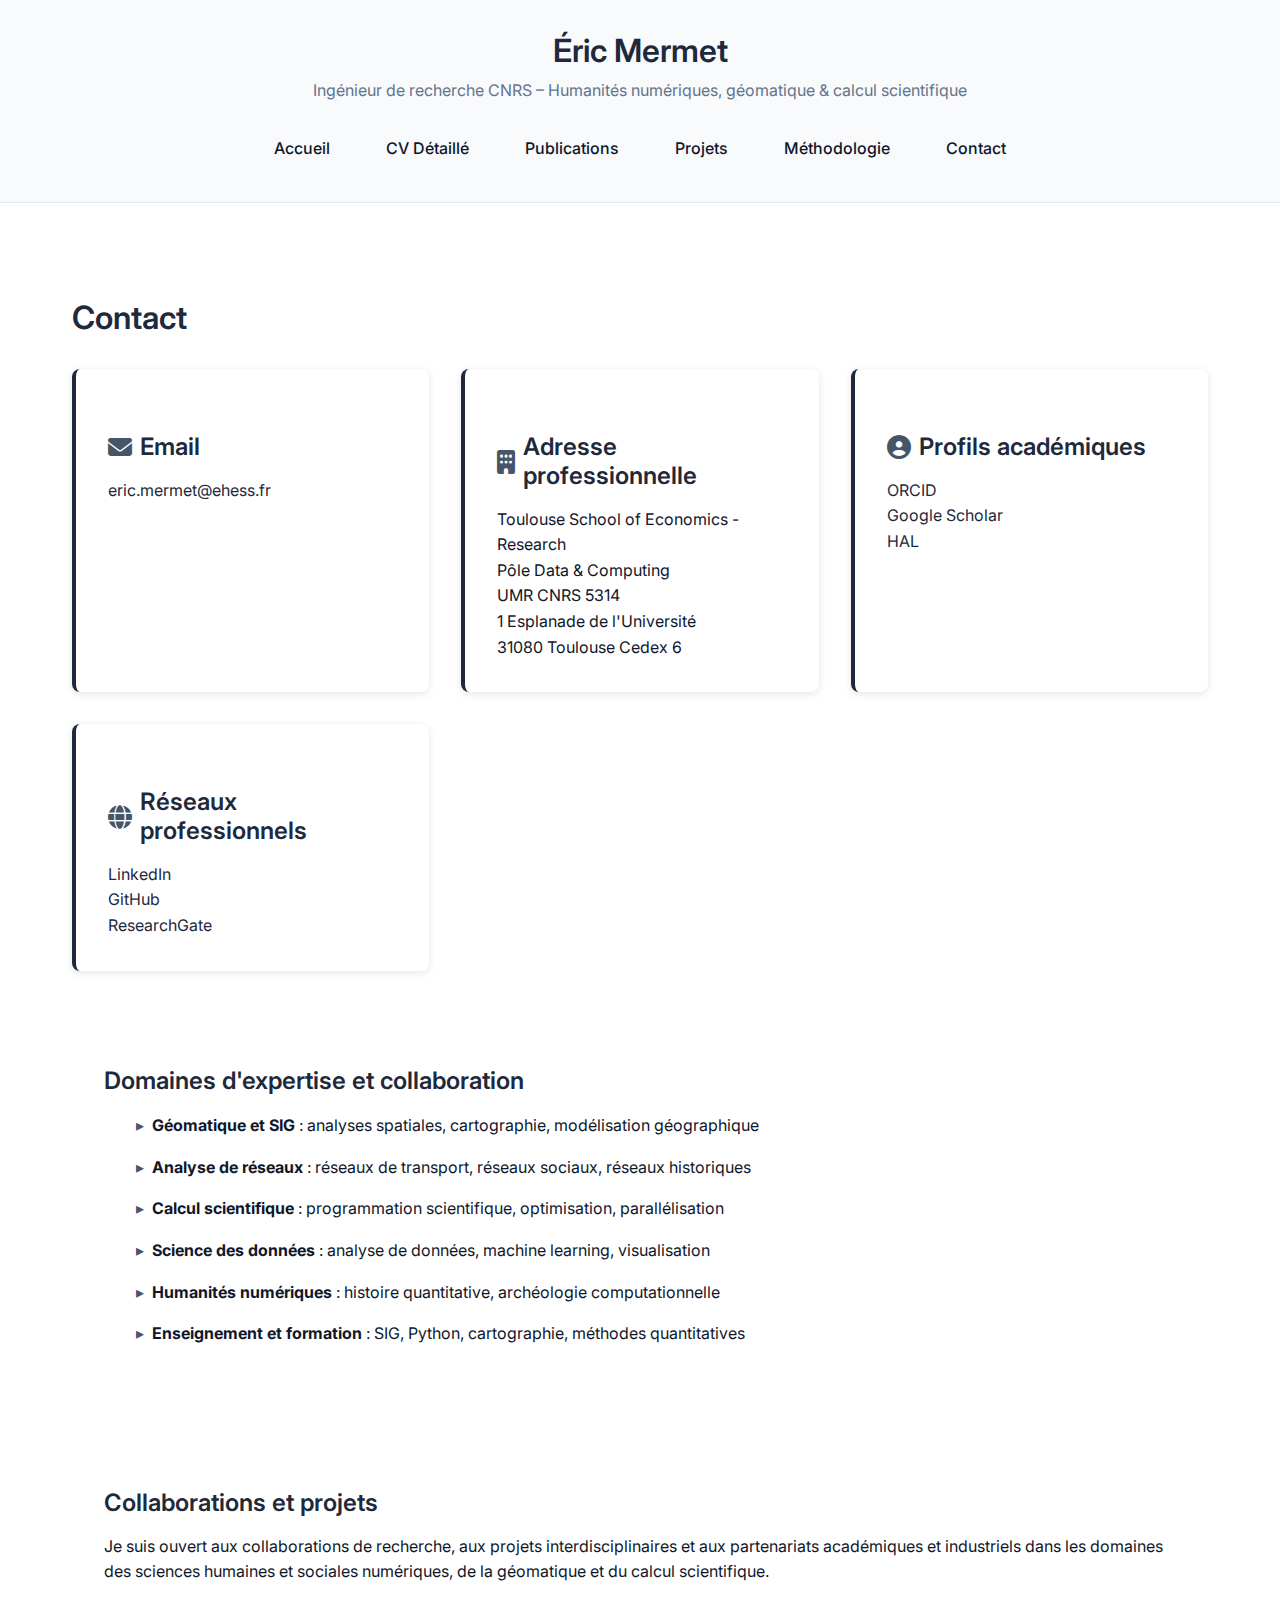
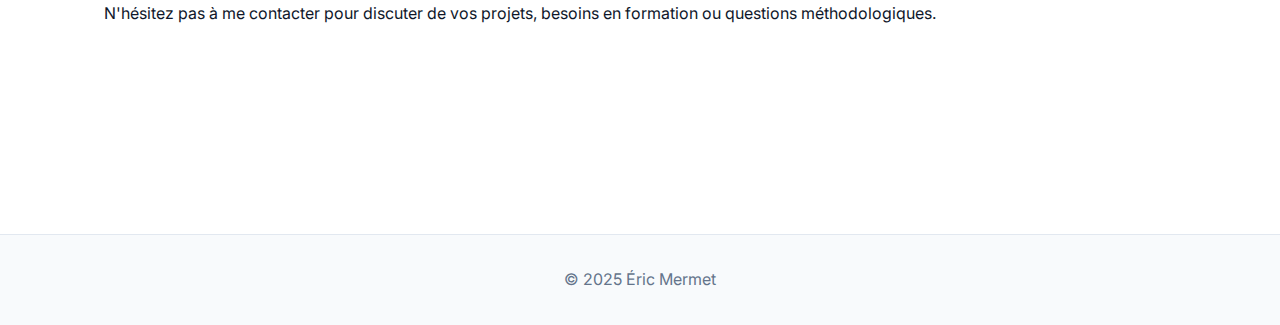
<file: contact.html>
<!DOCTYPE html>
<html lang="fr">
<head>
  <meta charset="UTF-8" />
  <meta name="viewport" content="width=device-width, initial-scale=1" />
  <title>Contact - Éric Mermet</title>
  <link rel="stylesheet" href="css/style.css" />
  <link rel="preconnect" href="https://fonts.googleapis.com">
  <link rel="preconnect" href="https://fonts.gstatic.com" crossorigin>
  <link href="https://fonts.googleapis.com/css2?family=Inter:wght@300;400;500;600;700&family=JetBrains+Mono:wght@400;500&display=swap" rel="stylesheet">
  <link rel="stylesheet" href="https://cdnjs.cloudflare.com/ajax/libs/font-awesome/6.4.0/css/all.min.css">
  <!-- Cloudflare Web Analytics --><script defer src='https://static.cloudflareinsights.com/beacon.min.js' data-cf-beacon='{"token": "814989d614ca4764add992e4fc06cfcd"}'></script><!-- End Cloudflare Web Analytics -->
</head>
<body>

<header>
  <h1>Éric Mermet</h1>
  <p>Ingénieur de recherche CNRS – Humanités numériques, géomatique & calcul scientifique</p>
  <nav>
    <a href="index.html">Accueil</a>
    <a href="cv-detaille.html">CV Détaillé</a>
    <a href="publications.html">Publications</a>
    <a href="projets.html">Projets</a>
    <a href="methodologie.html">Méthodologie</a>
    <a href="contact.html">Contact</a>
  </nav>
</header>

<main>
  <section class="contact-section">
    <h2>Contact</h2>
    
    <div class="contact-grid">
      <div class="contact-card">
        <h3><i class="fas fa-envelope"></i> Email</h3>
        <p><a href="mailto:eric.mermet@ehess.fr">eric.mermet@ehess.fr</a></p>
      </div>
      
      <div class="contact-card">
        <h3><i class="fas fa-building"></i> Adresse professionnelle</h3>
        <p>
          Toulouse School of Economics - Research<br>
          Pôle Data & Computing<br>
          UMR CNRS 5314<br>
          1 Esplanade de l'Université<br>
          31080 Toulouse Cedex 6
        </p>
      </div>
      
      <div class="contact-card">
        <h3><i class="fas fa-user-circle"></i> Profils académiques</h3>
        <p>
          <a href="https://orcid.org/" target="_blank">ORCID</a><br>
          <a href="https://scholar.google.com/" target="_blank">Google Scholar</a><br>
          <a href="https://hal.archives-ouvertes.fr/" target="_blank">HAL</a>
        </p>
      </div>
      
      <div class="contact-card">
        <h3><i class="fas fa-globe"></i> Réseaux professionnels</h3>
        <p>
          <a href="https://www.linkedin.com/" target="_blank">LinkedIn</a><br>
          <a href="https://github.com/" target="_blank">GitHub</a><br>
          <a href="https://www.researchgate.net/" target="_blank">ResearchGate</a>
        </p>
      </div>
    </div>
    
    <div class="expertise-contact">
      <h3>Domaines d'expertise et collaboration</h3>
      <ul>
        <li><strong>Géomatique et SIG</strong> : analyses spatiales, cartographie, modélisation géographique</li>
        <li><strong>Analyse de réseaux</strong> : réseaux de transport, réseaux sociaux, réseaux historiques</li>
        <li><strong>Calcul scientifique</strong> : programmation scientifique, optimisation, parallélisation</li>
        <li><strong>Science des données</strong> : analyse de données, machine learning, visualisation</li>
        <li><strong>Humanités numériques</strong> : histoire quantitative, archéologie computationnelle</li>
        <li><strong>Enseignement et formation</strong> : SIG, Python, cartographie, méthodes quantitatives</li>
      </ul>
    </div>
    
    <div class="collaboration-note">
      <h3>Collaborations et projets</h3>
      <p>
        Je suis ouvert aux collaborations de recherche, aux projets interdisciplinaires 
        et aux partenariats académiques et industriels dans les domaines des sciences 
        humaines et sociales numériques, de la géomatique et du calcul scientifique.
      </p>
      <p>
        N'hésitez pas à me contacter pour discuter de vos projets, besoins en formation 
        ou questions méthodologiques.
      </p>
    </div>
  </section>
</main>

<footer>
  <p>&copy; 2025 Éric Mermet</p>
</footer>

<style>
.contact-section {
  max-width: 1200px;
  margin: 0 auto;
  padding: 2rem;
}

.contact-grid {
  display: grid;
  grid-template-columns: repeat(auto-fit, minmax(300px, 1fr));
  gap: 2rem;
  margin: 2rem 0;
}

.contact-card {
  background: white;
  padding: 2rem;
  border-radius: 8px;
  box-shadow: 0 2px 8px rgba(0,0,0,0.1);
  border-left: 4px solid var(--primary-color);
}

.contact-card h3 {
  color: var(--primary-color);
  margin-bottom: 1rem;
  display: flex;
  align-items: center;
  gap: 0.5rem;
}

.contact-card i {
  color: var(--accent-color);
}

.contact-card a {
  color: var(--primary-color);
  text-decoration: none;
  transition: color 0.3s ease;
}

.contact-card a:hover {
  color: var(--accent-color);
  text-decoration: underline;
}

.expertise-contact, .collaboration-note {
  background: var(--background-light);
  padding: 2rem;
  border-radius: 8px;
  margin: 2rem 0;
}

.expertise-contact h3, .collaboration-note h3 {
  color: var(--primary-color);
  margin-bottom: 1rem;
}

.expertise-contact ul {
  list-style: none;
  padding: 0;
}

.expertise-contact li {
  margin-bottom: 0.8rem;
  padding-left: 1rem;
  position: relative;
}

.expertise-contact li::before {
  content: '▸';
  color: var(--accent-color);
  position: absolute;
  left: 0;
}

.collaboration-note p {
  margin-bottom: 1rem;
  line-height: 1.6;
}
</style>

<script src="js/script.js"></script>
</body>
</html>
</file>
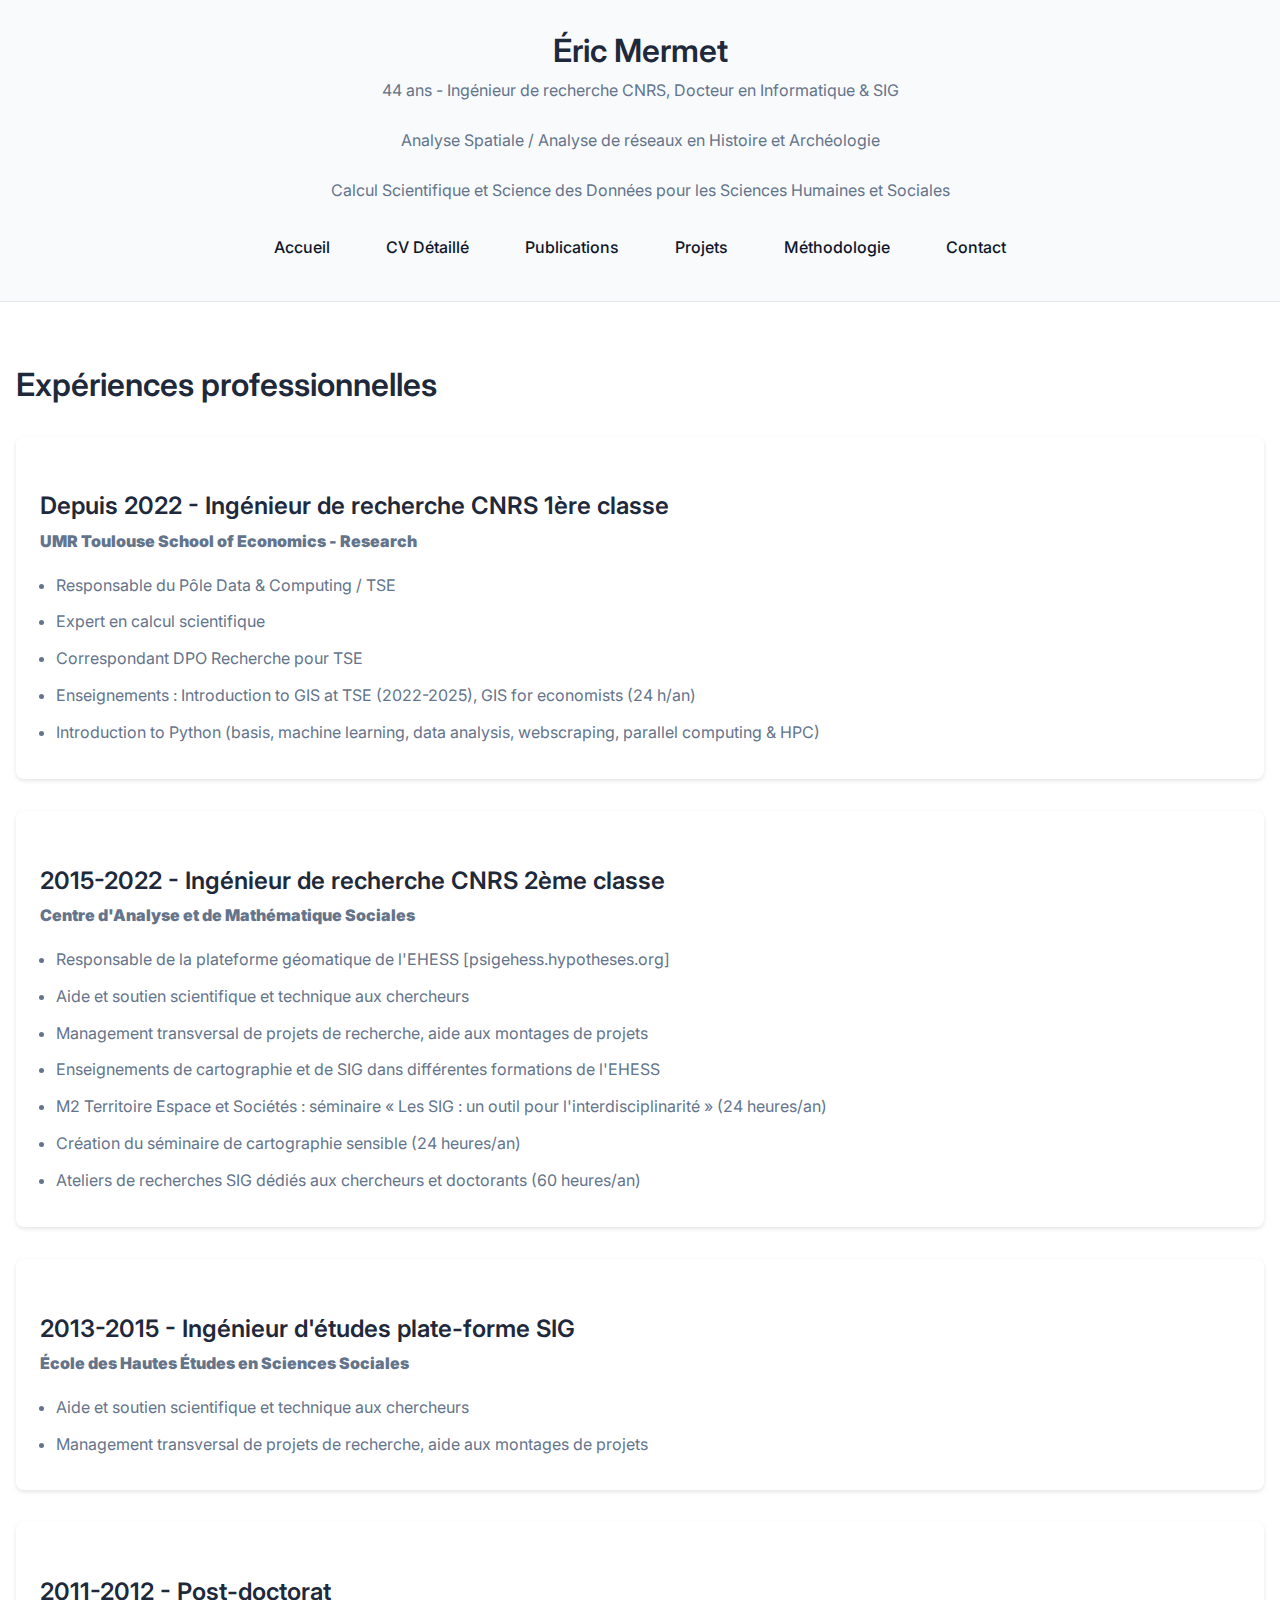
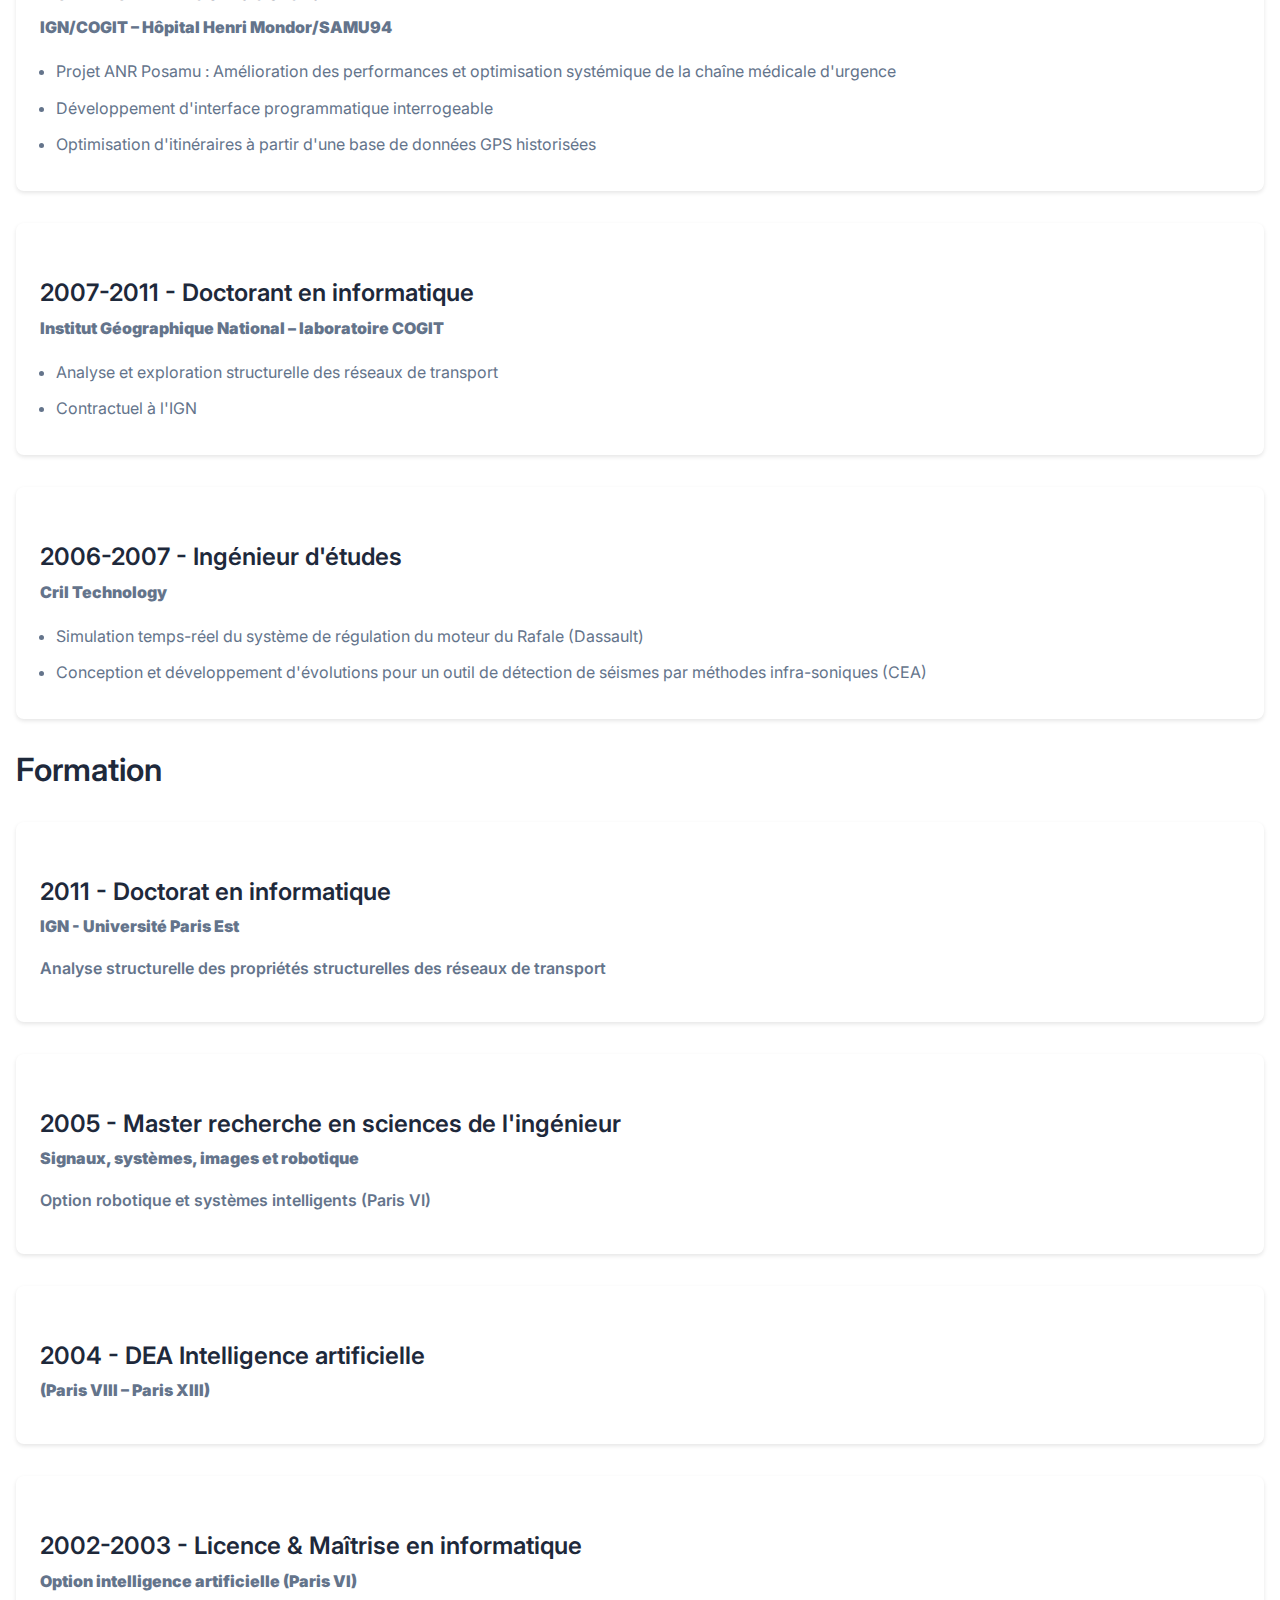
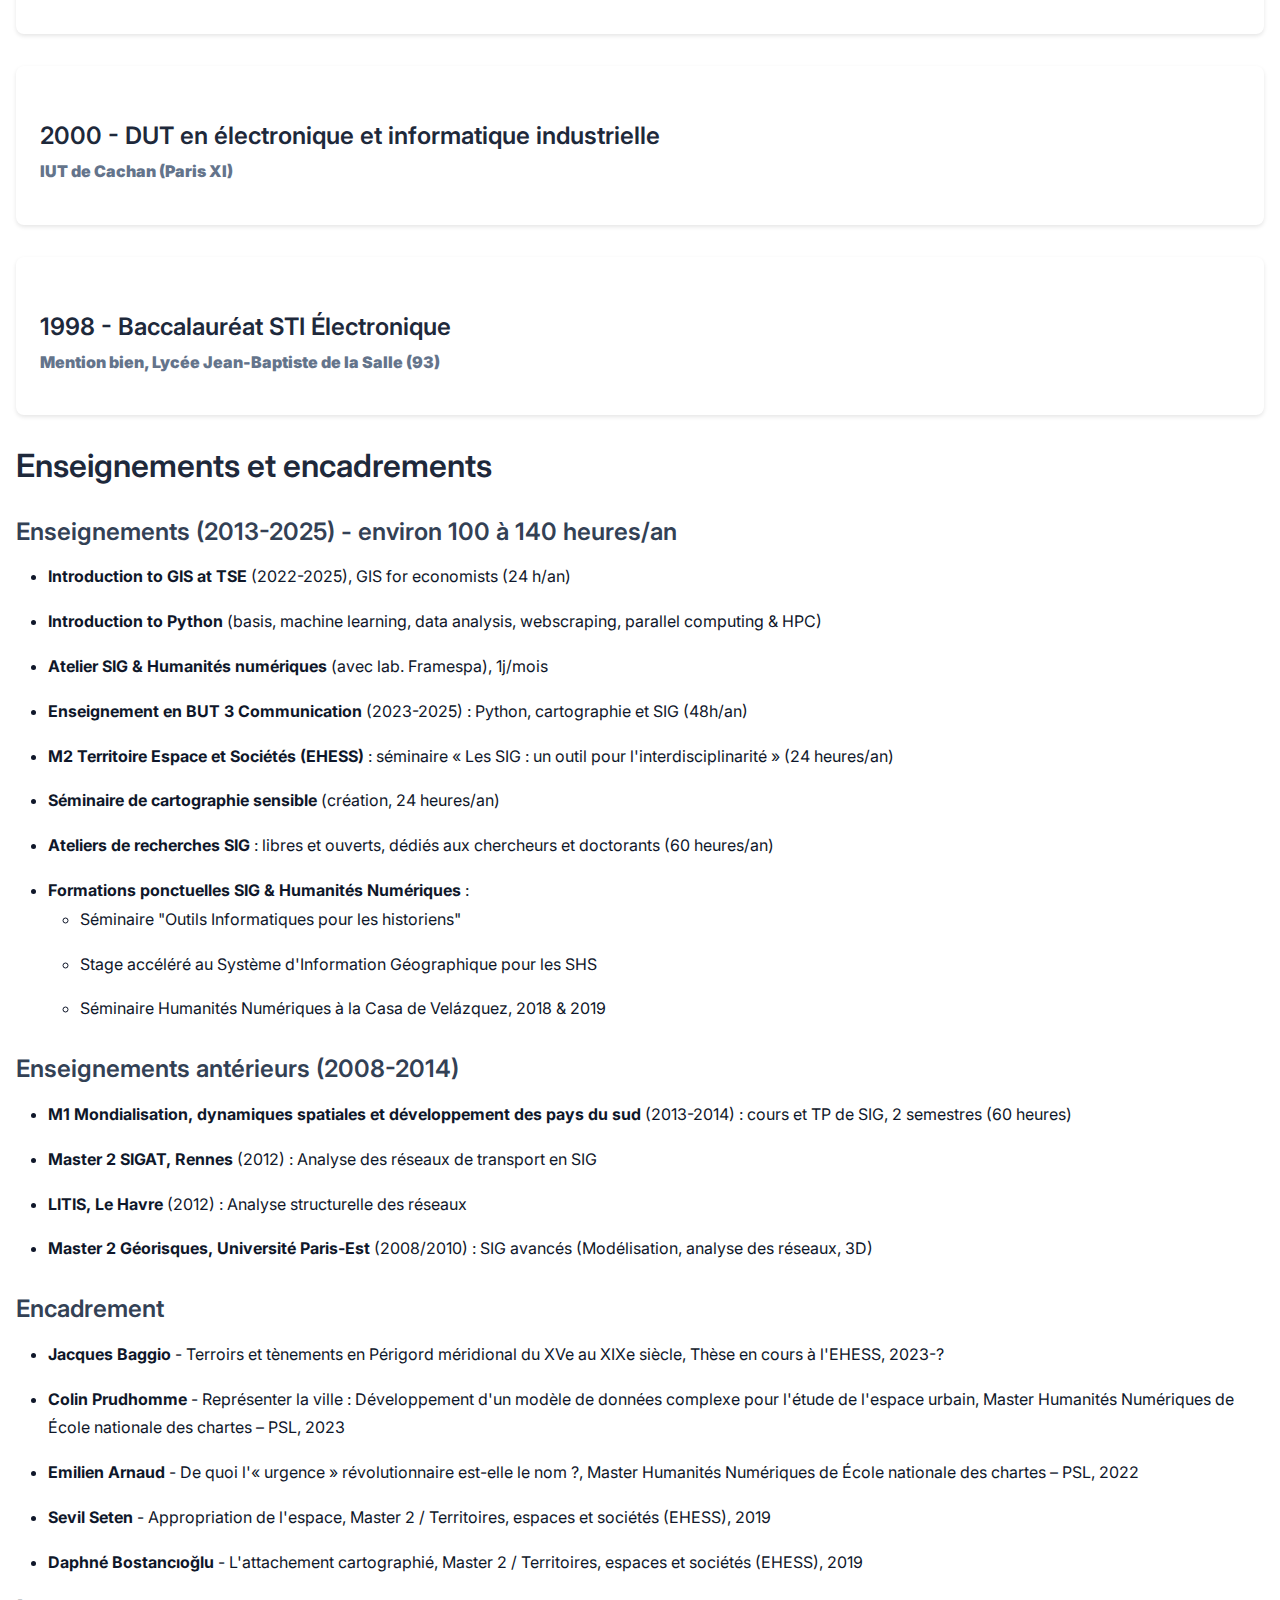
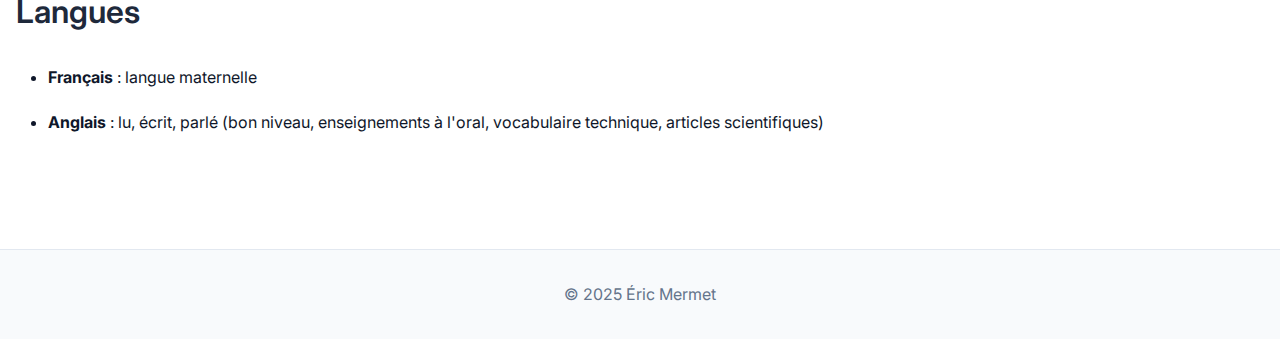
<file: cv-detaille.html>
<!DOCTYPE html>
<html lang="fr">
<head>
  <meta charset="UTF-8" />
  <meta name="viewport" content="width=device-width, initial-scale=1" />
  <title>CV Détaillé - Éric Mermet</title>
  <link rel="stylesheet" href="css/style.css" />
  <link rel="preconnect" href="https://fonts.googleapis.com">
  <link rel="preconnect" href="https://fonts.gstatic.com" crossorigin>
  <link href="https://fonts.googleapis.com/css2?family=Inter:wght@300;400;500;600;700&family=JetBrains+Mono:wght@400;500&display=swap" rel="stylesheet">
  <link rel="stylesheet" href="https://cdnjs.cloudflare.com/ajax/libs/font-awesome/6.4.0/css/all.min.css">
  <!-- Cloudflare Web Analytics --><script defer src='https://static.cloudflareinsights.com/beacon.min.js' data-cf-beacon='{"token": "814989d614ca4764add992e4fc06cfcd"}'></script><!-- End Cloudflare Web Analytics -->
</head>
<body>

<header>
  <h1>Éric Mermet</h1>
  <p>44 ans - Ingénieur de recherche CNRS, Docteur en Informatique & SIG</p>
  <p>Analyse Spatiale / Analyse de réseaux en Histoire et Archéologie</p>
  <p>Calcul Scientifique et Science des Données pour les Sciences Humaines et Sociales</p>
  <nav>
    <a href="index.html">Accueil</a>
    <a href="cv-detaille.html">CV Détaillé</a>
    <a href="publications.html">Publications</a>
    <a href="projets.html">Projets</a>
    <a href="methodologie.html">Méthodologie</a>
    <a href="contact.html">Contact</a>
  </nav>
</header>

<main>
  <section>
    <h2>Expériences professionnelles</h2>
    
    <article class="cv-entry">
      <h3>Depuis 2022 - Ingénieur de recherche CNRS 1ère classe</h3>
      <p><strong>UMR Toulouse School of Economics - Research</strong></p>
      <ul>
        <li>Responsable du Pôle Data & Computing / TSE</li>
        <li>Expert en calcul scientifique</li>
        <li>Correspondant DPO Recherche pour TSE</li>
        <li>Enseignements : Introduction to GIS at TSE (2022-2025), GIS for economists (24 h/an)</li>
        <li>Introduction to Python (basis, machine learning, data analysis, webscraping, parallel computing & HPC)</li>
      </ul>
    </article>
    
    <article class="cv-entry">
      <h3>2015-2022 - Ingénieur de recherche CNRS 2ème classe</h3>
      <p><strong>Centre d'Analyse et de Mathématique Sociales</strong></p>
      <ul>
        <li>Responsable de la plateforme géomatique de l'EHESS [psigehess.hypotheses.org]</li>
        <li>Aide et soutien scientifique et technique aux chercheurs</li>
        <li>Management transversal de projets de recherche, aide aux montages de projets</li>
        <li>Enseignements de cartographie et de SIG dans différentes formations de l'EHESS</li>
        <li>M2 Territoire Espace et Sociétés : séminaire « Les SIG : un outil pour l'interdisciplinarité » (24 heures/an)</li>
        <li>Création du séminaire de cartographie sensible (24 heures/an)</li>
        <li>Ateliers de recherches SIG dédiés aux chercheurs et doctorants (60 heures/an)</li>
      </ul>
    </article>
    
    <article class="cv-entry">
      <h3>2013-2015 - Ingénieur d'études plate-forme SIG</h3>
      <p><strong>École des Hautes Études en Sciences Sociales</strong></p>
      <ul>
        <li>Aide et soutien scientifique et technique aux chercheurs</li>
        <li>Management transversal de projets de recherche, aide aux montages de projets</li>
      </ul>
    </article>
    
    <article class="cv-entry">
      <h3>2011-2012 - Post-doctorat</h3>
      <p><strong>IGN/COGIT – Hôpital Henri Mondor/SAMU94</strong></p>
      <ul>
        <li>Projet ANR Posamu : Amélioration des performances et optimisation systémique de la chaîne médicale d'urgence</li>
        <li>Développement d'interface programmatique interrogeable</li>
        <li>Optimisation d'itinéraires à partir d'une base de données GPS historisées</li>
      </ul>
    </article>
    
    <article class="cv-entry">
      <h3>2007-2011 - Doctorant en informatique</h3>
      <p><strong>Institut Géographique National – laboratoire COGIT</strong></p>
      <ul>
        <li>Analyse et exploration structurelle des réseaux de transport</li>
        <li>Contractuel à l'IGN</li>
      </ul>
    </article>
    
    <article class="cv-entry">
      <h3>2006-2007 - Ingénieur d'études</h3>
      <p><strong>Cril Technology</strong></p>
      <ul>
        <li>Simulation temps-réel du système de régulation du moteur du Rafale (Dassault)</li>
        <li>Conception et développement d'évolutions pour un outil de détection de séismes par méthodes infra-soniques (CEA)</li>
      </ul>
    </article>
  </section>
  
  <section>
    <h2>Formation</h2>
    
    <article class="cv-entry">
      <h3>2011 - Doctorat en informatique</h3>
      <p><strong>IGN - Université Paris Est</strong></p>
      <p>Analyse structurelle des propriétés structurelles des réseaux de transport</p>
    </article>
    
    <article class="cv-entry">
      <h3>2005 - Master recherche en sciences de l'ingénieur</h3>
      <p><strong>Signaux, systèmes, images et robotique</strong></p>
      <p>Option robotique et systèmes intelligents (Paris VI)</p>
    </article>
    
    <article class="cv-entry">
      <h3>2004 - DEA Intelligence artificielle</h3>
      <p><strong>(Paris VIII – Paris XIII)</strong></p>
    </article>
    
    <article class="cv-entry">
      <h3>2002-2003 - Licence & Maîtrise en informatique</h3>
      <p><strong>Option intelligence artificielle (Paris VI)</strong></p>
    </article>
    
    <article class="cv-entry">
      <h3>2000 - DUT en électronique et informatique industrielle</h3>
      <p><strong>IUT de Cachan (Paris XI)</strong></p>
    </article>
    
    <article class="cv-entry">
      <h3>1998 - Baccalauréat STI Électronique</h3>
      <p><strong>Mention bien, Lycée Jean-Baptiste de la Salle (93)</strong></p>
    </article>
  </section>
  
  <section>
    <h2>Enseignements et encadrements</h2>
    
    <h3>Enseignements (2013-2025) - environ 100 à 140 heures/an</h3>
    <ul>
      <li><strong>Introduction to GIS at TSE</strong> (2022-2025), GIS for economists (24 h/an)</li>
      <li><strong>Introduction to Python</strong> (basis, machine learning, data analysis, webscraping, parallel computing & HPC)</li>
      <li><strong>Atelier SIG & Humanités numériques</strong> (avec lab. Framespa), 1j/mois</li>
      <li><strong>Enseignement en BUT 3 Communication</strong> (2023-2025) : Python, cartographie et SIG (48h/an)</li>
      <li><strong>M2 Territoire Espace et Sociétés (EHESS)</strong> : séminaire « Les SIG : un outil pour l'interdisciplinarité » (24 heures/an)</li>
      <li><strong>Séminaire de cartographie sensible</strong> (création, 24 heures/an)</li>
      <li><strong>Ateliers de recherches SIG</strong> : libres et ouverts, dédiés aux chercheurs et doctorants (60 heures/an)</li>
      <li><strong>Formations ponctuelles SIG & Humanités Numériques</strong> :
        <ul>
          <li>Séminaire "Outils Informatiques pour les historiens"</li>
          <li>Stage accéléré au Système d'Information Géographique pour les SHS</li>
          <li>Séminaire Humanités Numériques à la Casa de Velázquez, 2018 & 2019</li>
        </ul>
      </li>
    </ul>
    
    <h3>Enseignements antérieurs (2008-2014)</h3>
    <ul>
      <li><strong>M1 Mondialisation, dynamiques spatiales et développement des pays du sud</strong> (2013-2014) : cours et TP de SIG, 2 semestres (60 heures)</li>
      <li><strong>Master 2 SIGAT, Rennes</strong> (2012) : Analyse des réseaux de transport en SIG</li>
      <li><strong>LITIS, Le Havre</strong> (2012) : Analyse structurelle des réseaux</li>
      <li><strong>Master 2 Géorisques, Université Paris-Est</strong> (2008/2010) : SIG avancés (Modélisation, analyse des réseaux, 3D)</li>
    </ul>
    
    <h3>Encadrement</h3>
    <ul>
      <li><strong>Jacques Baggio</strong> - Terroirs et tènements en Périgord méridional du XVe au XIXe siècle, Thèse en cours à l'EHESS, 2023-?</li>
      <li><strong>Colin Prudhomme</strong> - Représenter la ville : Développement d'un modèle de données complexe pour l'étude de l'espace urbain, Master Humanités Numériques de École nationale des chartes – PSL, 2023</li>
      <li><strong>Emilien Arnaud</strong> - De quoi l'« urgence » révolutionnaire est-elle le nom ?, Master Humanités Numériques de École nationale des chartes – PSL, 2022</li>
      <li><strong>Sevil Seten</strong> - Appropriation de l'espace, Master 2 / Territoires, espaces et sociétés (EHESS), 2019</li>
      <li><strong>Daphné Bostancıoğlu</strong> - L'attachement cartographié, Master 2 / Territoires, espaces et sociétés (EHESS), 2019</li>
    </ul>
  </section>
  
  <section>
    <h2>Langues</h2>
    <ul>
      <li><strong>Français</strong> : langue maternelle</li>
      <li><strong>Anglais</strong> : lu, écrit, parlé (bon niveau, enseignements à l'oral, vocabulaire technique, articles scientifiques)</li>
    </ul>
  </section>
</main>

<footer>
  <p>&copy; 2025 Éric Mermet</p>
</footer>

<style>
.cv-entry {
  margin-bottom: 2rem;
  padding: 1.5rem;
  background: white;
  border-radius: 8px;
  box-shadow: 0 2px 4px rgba(0,0,0,0.1);
}

.cv-entry h3 {
  color: var(--primary-color);
  margin-bottom: 0.5rem;
}

.cv-entry p {
  margin-bottom: 1rem;
  font-weight: 600;
  color: var(--text-secondary);
}

.cv-entry ul {
  margin-left: 1rem;
}

.cv-entry li {
  margin-bottom: 0.5rem;
  color: var(--text-secondary);
}
</style>

<script src="js/script.js"></script>
</body>
</html>
</file>
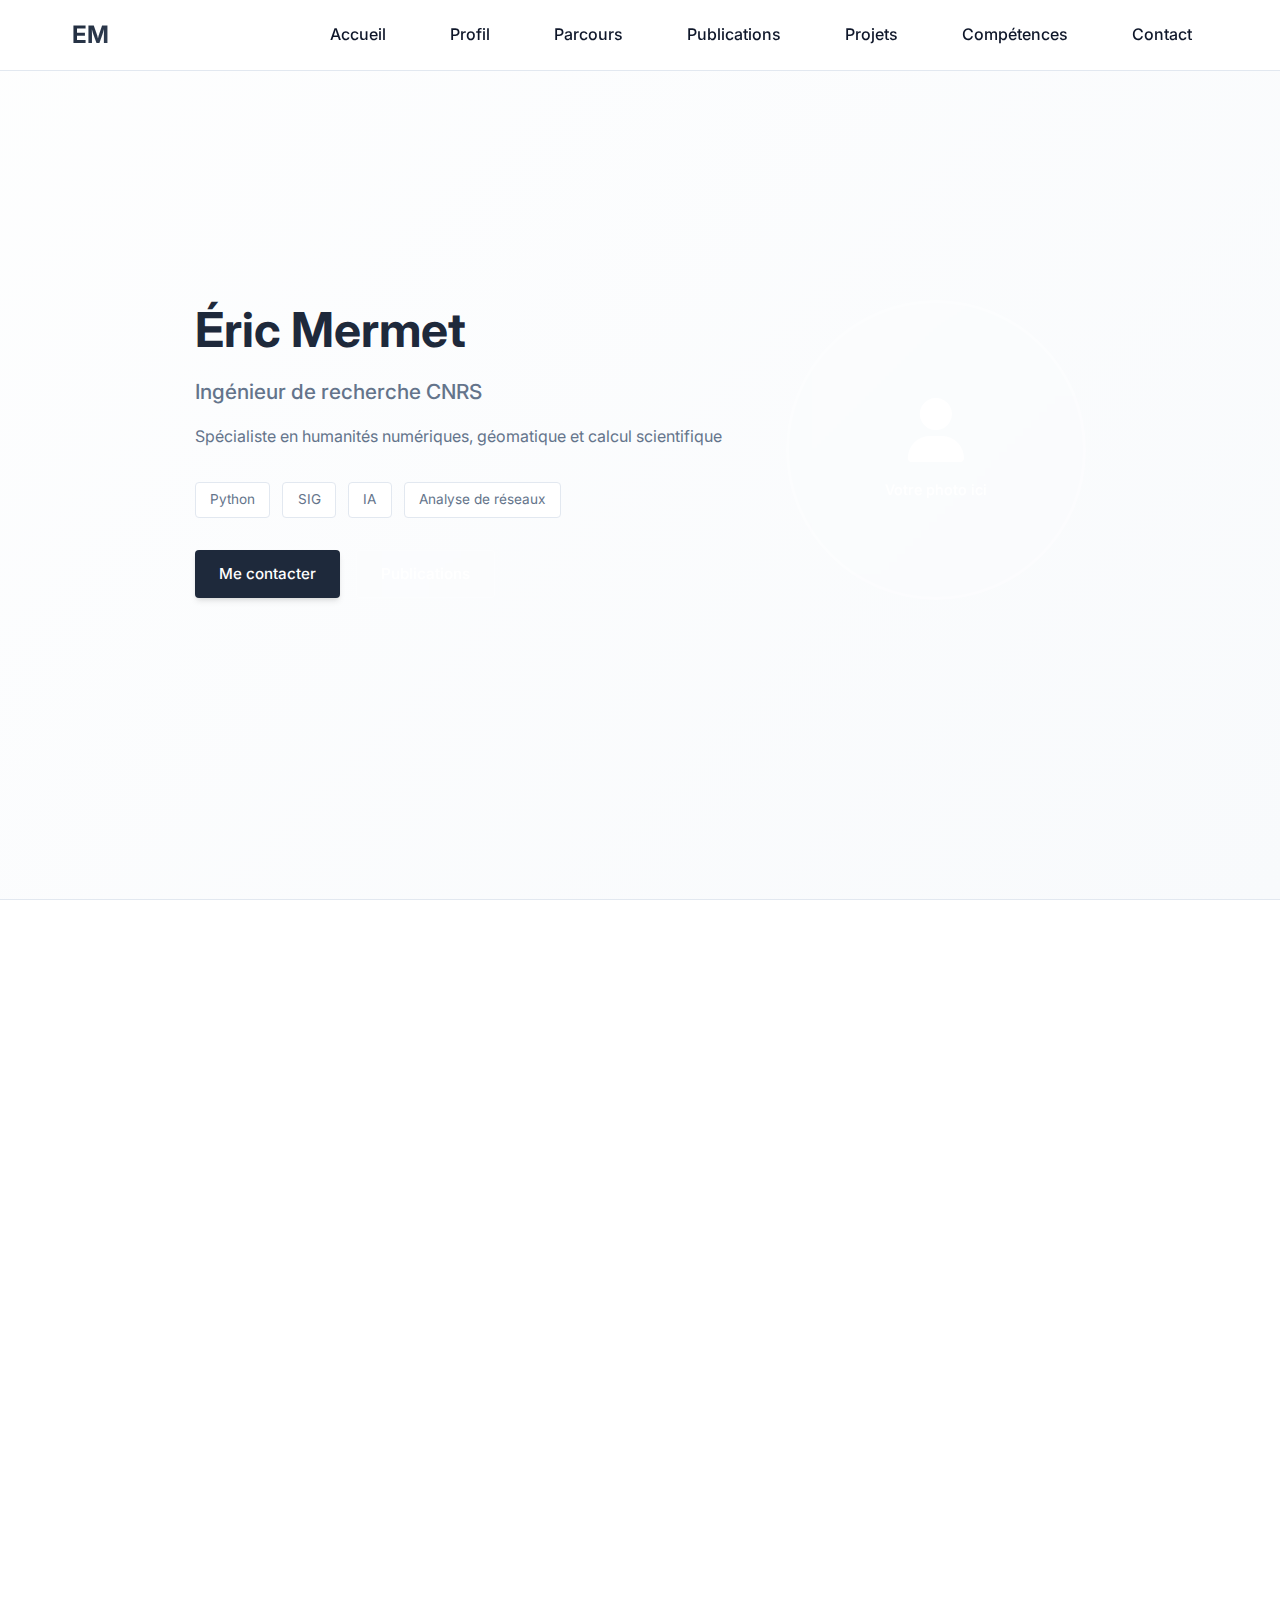
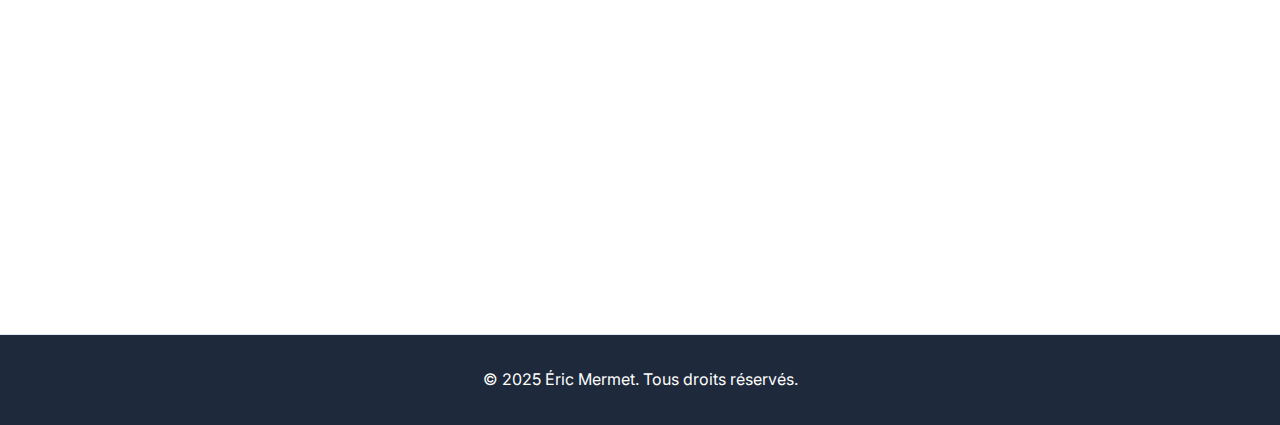
<file: index_new.html>
<!DOCTYPE html>
<html lang="fr">
<head>
  <meta charset="UTF-8" />
  <meta name="viewport" content="width=device-width, initial-scale=1" />
  <title>Éric Mermet – Ingénieur de recherche CNRS</title>
  <link rel="stylesheet" href="css/style.css" />
  <link rel="preconnect" href="https://fonts.googleapis.com">
  <link rel="preconnect" href="https://fonts.gstatic.com" crossorigin>
  <link href="https://fonts.googleapis.com/css2?family=Inter:wght@300;400;500;600;700&family=JetBrains+Mono:wght@400;500&display=swap" rel="stylesheet">
  <link rel="stylesheet" href="https://cdnjs.cloudflare.com/ajax/libs/font-awesome/6.4.0/css/all.min.css">
  <!-- Cloudflare Web Analytics --><script defer src='https://static.cloudflareinsights.com/beacon.min.js' data-cf-beacon='{"token": "814989d614ca4764add992e4fc06cfcd"}'></script><!-- End Cloudflare Web Analytics -->
</head>
<body>
  <!-- Navigation fixe -->
  <nav class="navbar">
    <div class="nav-container">
      <a href="#hero" class="nav-logo">EM</a>
      <ul class="nav-menu">
        <li><a href="#hero" class="nav-link">Accueil</a></li>
        <li><a href="#about" class="nav-link">Profil</a></li>
        <li><a href="#experience" class="nav-link">Parcours</a></li>
        <li><a href="#publications" class="nav-link">Publications</a></li>
        <li><a href="#projects" class="nav-link">Projets</a></li>
        <li><a href="#skills" class="nav-link">Compétences</a></li>
        <li><a href="#contact" class="nav-link">Contact</a></li>
      </ul>
      <div class="hamburger">
        <span></span>
        <span></span>
        <span></span>
      </div>
    </div>
  </nav>

  <!-- Section Hero avec photo -->
  <section id="hero" class="hero">
    <div class="hero-container">
      <div class="hero-content">
        <div class="hero-text">
          <h1 class="hero-title">
            <span class="title-highlight">Éric Mermet</span>
          </h1>
          <p class="hero-subtitle">Ingénieur de recherche CNRS</p>
          <p class="hero-description">
            Spécialiste en humanités numériques, géomatique et calcul scientifique
          </p>
          <div class="hero-tags">
            <span class="tag">Python</span>
            <span class="tag">SIG</span>
            <span class="tag">IA</span>
            <span class="tag">Analyse de réseaux</span>
          </div>
          <div class="hero-cta">
            <a href="#contact" class="btn btn-primary">Me contacter</a>
            <a href="#publications" class="btn btn-secondary">Publications</a>
          </div>
        </div>
        <div class="hero-image">
          <div class="image-placeholder">
            <i class="fas fa-user"></i>
            <p>Votre photo ici</p>
          </div>
        </div>
      </div>
    </div>
  </section>

  <!-- Section À propos -->
  <section id="about" class="section">
    <div class="container">
      <h2 class="section-title">À propos</h2>
      <div class="about-content">
        <div class="about-text">
          <p>
            Docteur en informatique spécialisé dans l'analyse de réseaux et les données géospatiales, 
            je développe des outils et méthodes innovantes pour les humanités numériques. Mon expertise 
            couvre la géomatique, le développement web et l'analyse de données complexes.
          </p>
          <p>
            Actuellement ingénieur de recherche au CNRS (laboratoire ArScAn), j'ai précédemment 
            dirigé les activités Data & Computing chez TSE-R et la plateforme géomatique de l'EHESS.
          </p>
        </div>
        <div class="about-stats">
          <div class="stat">
            <span class="stat-number">10+</span>
            <span class="stat-label">Années d'expérience</span>
          </div>
          <div class="stat">
            <span class="stat-number">20+</span>
            <span class="stat-label">Projets réalisés</span>
          </div>
          <div class="stat">
            <span class="stat-number">5+</span>
            <span class="stat-label">Publications</span>
          </div>
        </div>
      </div>
    </div>
  </section>

  <!-- Section Expérience -->
  <section id="experience" class="section section-alt">
    <div class="container">
      <h2 class="section-title">Parcours professionnel</h2>
      <div class="timeline">
        <div class="timeline-item">
          <div class="timeline-date">2025 – Aujourd'hui</div>
          <div class="timeline-content">
            <h3>Ingénieur de recherche CNRS</h3>
            <p class="timeline-company">Laboratoire ArScAn</p>
            <p>Recherche en humanités numériques, développement d'outils d'analyse spatiale et temporelle pour l'archéologie.</p>
          </div>
        </div>
        <div class="timeline-item">
          <div class="timeline-date">2022 – 2025</div>
          <div class="timeline-content">
            <h3>Responsable Data & Computing</h3>
            <p class="timeline-company">TSE-R</p>
            <p>Direction des activités de traitement de données et calcul scientifique, développement d'infrastructures de recherche.</p>
          </div>
        </div>
        <div class="timeline-item">
          <div class="timeline-date">2015 – 2022</div>
          <div class="timeline-content">
            <h3>Responsable de la plateforme géomatique</h3>
            <p class="timeline-company">CAMS / EHESS & ISCF-PIF</p>
            <p>Gestion et développement de la plateforme géomatique de l'EHESS, formation et support aux chercheurs.</p>
          </div>
        </div>
      </div>
      <div class="education">
        <h3>Formation</h3>
        <div class="education-item">
          <i class="fas fa-graduation-cap"></i>
          <div>
            <h4>Doctorat en Informatique</h4>
            <p>Spécialité : Analyse de réseaux et données géospatiales</p>
          </div>
        </div>
      </div>
    </div>
  </section>

  <!-- Section Publications -->
  <section id="publications" class="section">
    <div class="container">
      <h2 class="section-title">Publications récentes</h2>
      <div class="publications-grid">
        <article class="publication-card">
          <div class="publication-year">2024</div>
          <h3>"Network Analysis of a Maritime Trade in Medieval Japan"</h3>
          <p class="publication-journal">Journal of Historical Network Research</p>
          <div class="publication-links">
            <a href="https://doi.org/xxxxxxx" target="_blank" class="publication-link">
              <i class="fas fa-external-link-alt"></i> DOI
            </a>
          </div>
        </article>
        <article class="publication-card">
          <div class="publication-year">2024</div>
          <h3>"Adresses, géocodage et information historique"</h3>
          <p class="publication-journal">Cartes & Géomatique</p>
          <div class="publication-links">
            <a href="https://www.example.com" target="_blank" class="publication-link">
              <i class="fas fa-external-link-alt"></i> Lien
            </a>
          </div>
        </article>
      </div>
    </div>
  </section>

  <!-- Section Projets -->
  <section id="projects" class="section section-alt">
    <div class="container">
      <h2 class="section-title">Projets</h2>
      <div class="projects-grid">
        <div class="project-card">
          <div class="project-header">
            <h3>Galligeo</h3>
            <div class="project-links">
              <a href="https://github.com/tonpseudo/galligeo" target="_blank">
                <i class="fab fa-github"></i>
              </a>
              <a href="https://galligeo.example.com" target="_blank">
                <i class="fas fa-external-link-alt"></i>
              </a>
            </div>
          </div>
          <p>Application web pour le géoréférencement de cartes historiques développée pour la BnF Datalab.</p>
          <div class="project-tech">
            <span class="tech-tag">Python</span>
            <span class="tech-tag">Flask</span>
            <span class="tech-tag">Leaflet</span>
          </div>
        </div>
        <div class="project-card">
          <div class="project-header">
            <h3>Cassinet</h3>
          </div>
          <p>Application web pour le calcul des plus courts chemins sur réseau historique basé sur les cartes de Cassini.</p>
          <div class="project-tech">
            <span class="tech-tag">Python</span>
            <span class="tech-tag">PostGIS</span>
            <span class="tech-tag">Algorithmes de graphes</span>
          </div>
        </div>
        <div class="project-card">
          <div class="project-header">
            <h3>Cartoquete</h3>
          </div>
          <p>Outil d'analyse cartographique et de requête spatiale pour les données historiques.</p>
          <div class="project-tech">
            <span class="tech-tag">QGIS</span>
            <span class="tech-tag">JavaScript</span>
            <span class="tech-tag">APIs</span>
          </div>
        </div>
      </div>
    </div>
  </section>

  <!-- Section Compétences -->
  <section id="skills" class="section">
    <div class="container">
      <h2 class="section-title">Compétences & Outils</h2>
      <div class="skills-grid">
        <div class="skill-category">
          <h3><i class="fas fa-code"></i> Développement</h3>
          <div class="skills-list">
            <span class="skill-item">Python</span>
            <span class="skill-item">Julia</span>
            <span class="skill-item">JavaScript</span>
            <span class="skill-item">HTML/CSS</span>
            <span class="skill-item">Flask</span>
            <span class="skill-item">APIs REST</span>
          </div>
        </div>
        <div class="skill-category">
          <h3><i class="fas fa-map"></i> SIG & Géomatique</h3>
          <div class="skills-list">
            <span class="skill-item">QGIS</span>
            <span class="skill-item">PostGIS</span>
            <span class="skill-item">Leaflet</span>
            <span class="skill-item">Géocodage</span>
            <span class="skill-item">Analyse spatiale</span>
            <span class="skill-item">Cartographie web</span>
          </div>
        </div>
        <div class="skill-category">
          <h3><i class="fas fa-brain"></i> Analyse de données</h3>
          <div class="skills-list">
            <span class="skill-item">Analyse de réseaux</span>
            <span class="skill-item">Machine Learning</span>
            <span class="skill-item">Visualisation</span>
            <span class="skill-item">Workflow reproductible</span>
            <span class="skill-item">Big Data</span>
            <span class="skill-item">Statistiques</span>
          </div>
        </div>
      </div>
    </div>
  </section>

  <!-- Section Contact -->
  <section id="contact" class="section section-alt">
    <div class="container">
      <h2 class="section-title">Contact</h2>
      <div class="contact-content">
        <div class="contact-info">
          <p>N'hésitez pas à me contacter pour toute collaboration ou question !</p>
          <div class="contact-links">
            <a href="mailto:eric.mermet@cnrs.fr" class="contact-link">
              <i class="fas fa-envelope"></i>
              <span>eric.mermet@cnrs.fr</span>
            </a>
            <a href="https://orcid.org/0000-0001-9186-0492" target="_blank" class="contact-link">
              <i class="fab fa-orcid"></i>
              <span>ORCID</span>
            </a>
            <a href="https://github.com/ericmermet" target="_blank" class="contact-link">
              <i class="fab fa-github"></i>
              <span>GitHub</span>
            </a>
            <a href="https://www.linkedin.com/in/ericmermet" target="_blank" class="contact-link">
              <i class="fab fa-linkedin"></i>
              <span>LinkedIn</span>
            </a>
          </div>
        </div>
      </div>
    </div>
  </section>

  <footer class="footer">
    <div class="container">
      <p>&copy; 2025 Éric Mermet. Tous droits réservés.</p>
    </div>
  </footer>

  <script src="js/script.js"></script>
</body>
</html>
</file>
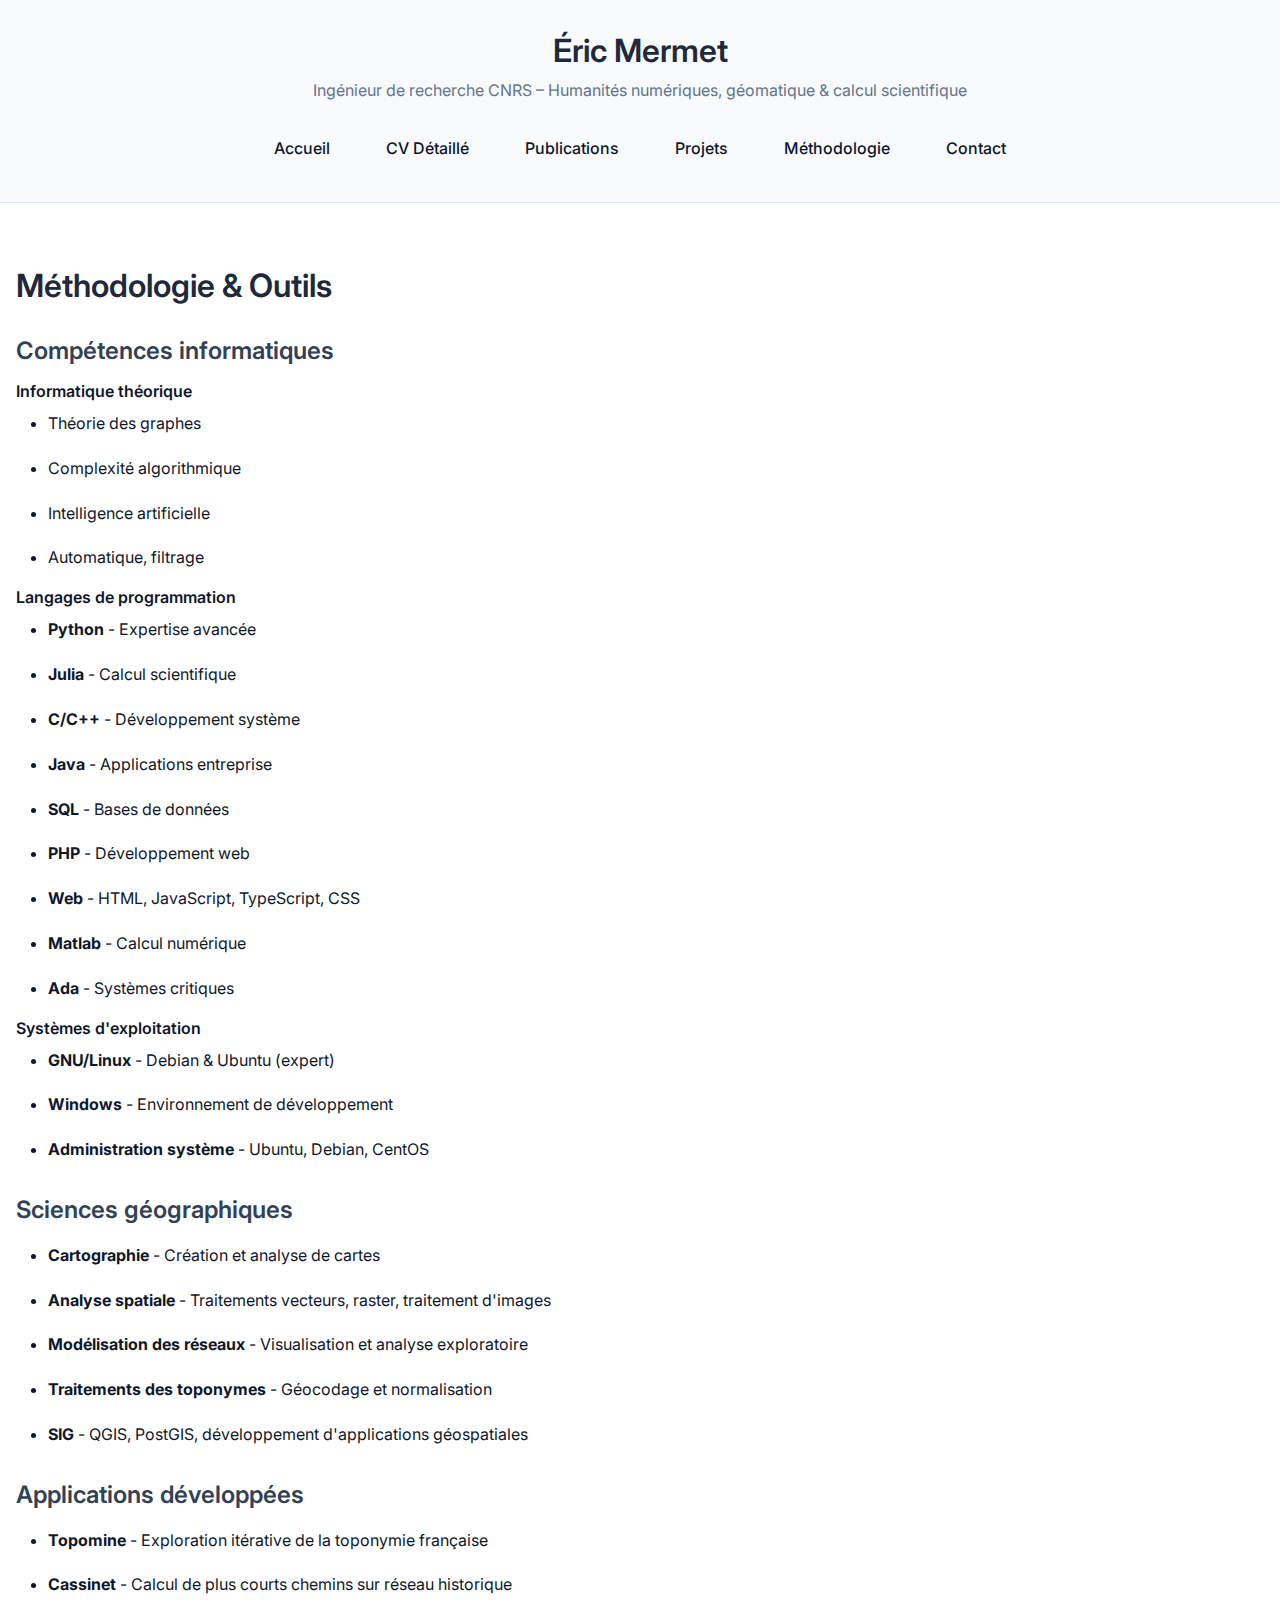
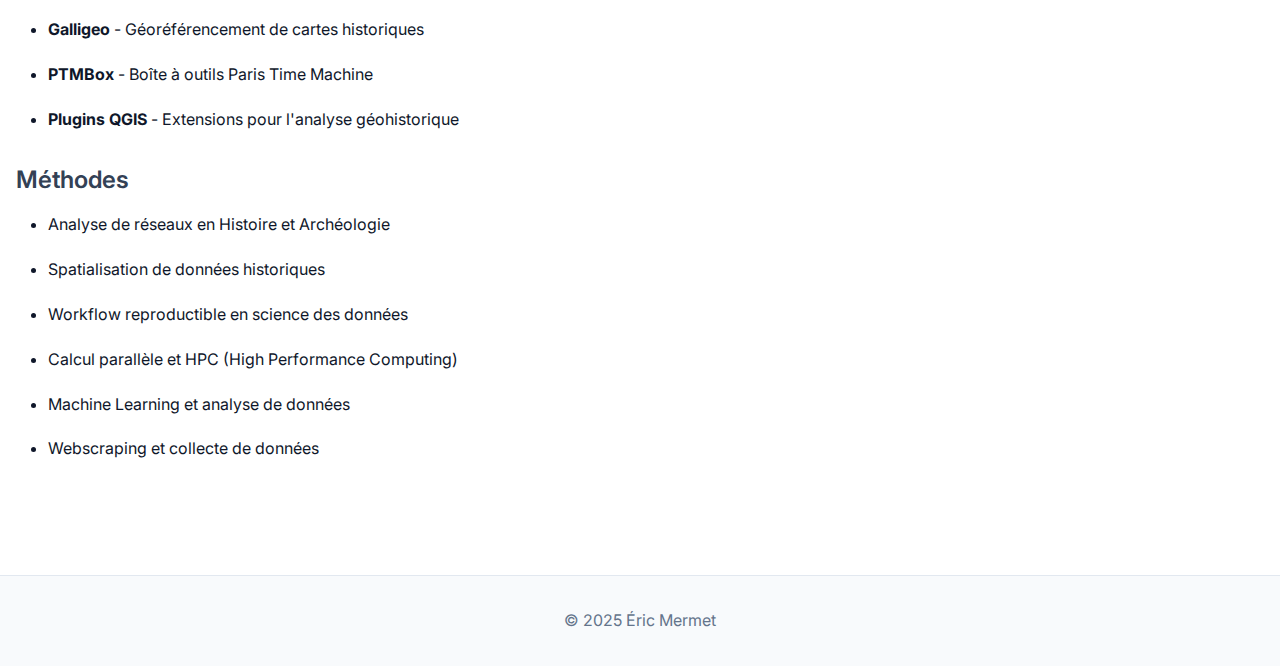
<file: methodologie.html>
<!DOCTYPE html>
<html lang="fr">
<head>
  <meta charset="UTF-8" />
  <meta name="viewport" content="width=device-width, initial-scale=1" />
  <title>Méthodologie & Outils - Éric Mermet</title>
  <link rel="stylesheet" href="css/style.css" />
  <link rel="preconnect" href="https://fonts.googleapis.com">
  <link rel="preconnect" href="https://fonts.gstatic.com" crossorigin>
  <link href="https://fonts.googleapis.com/css2?family=Inter:wght@300;400;500;600;700&family=JetBrains+Mono:wght@400;500&display=swap" rel="stylesheet">
  <link rel="stylesheet" href="https://cdnjs.cloudflare.com/ajax/libs/font-awesome/6.4.0/css/all.min.css">
  <!-- Cloudflare Web Analytics --><script defer src='https://static.cloudflareinsights.com/beacon.min.js' data-cf-beacon='{"token": "814989d614ca4764add992e4fc06cfcd"}'></script><!-- End Cloudflare Web Analytics -->
</head>
<body>

<header>
  <h1>Éric Mermet</h1>
  <p>Ingénieur de recherche CNRS – Humanités numériques, géomatique & calcul scientifique</p>
  <nav>
    <a href="index.html">Accueil</a>
    <a href="cv-detaille.html">CV Détaillé</a>
    <a href="publications.html">Publications</a>
    <a href="projets.html">Projets</a>
    <a href="methodologie.html">Méthodologie</a>
    <a href="contact.html">Contact</a>
  </nav>
</header>

<main>
  <h2>Méthodologie & Outils</h2>
  
  <h3>Compétences informatiques</h3>
  <h4>Informatique théorique</h4>
  <ul>
    <li>Théorie des graphes</li>
    <li>Complexité algorithmique</li>
    <li>Intelligence artificielle</li>
    <li>Automatique, filtrage</li>
  </ul>
  
  <h4>Langages de programmation</h4>
  <ul>
    <li><strong>Python</strong> - Expertise avancée</li>
    <li><strong>Julia</strong> - Calcul scientifique</li>
    <li><strong>C/C++</strong> - Développement système</li>
    <li><strong>Java</strong> - Applications entreprise</li>
    <li><strong>SQL</strong> - Bases de données</li>
    <li><strong>PHP</strong> - Développement web</li>
    <li><strong>Web</strong> - HTML, JavaScript, TypeScript, CSS</li>
    <li><strong>Matlab</strong> - Calcul numérique</li>
    <li><strong>Ada</strong> - Systèmes critiques</li>
  </ul>
  
  <h4>Systèmes d'exploitation</h4>
  <ul>
    <li><strong>GNU/Linux</strong> - Debian & Ubuntu (expert)</li>
    <li><strong>Windows</strong> - Environnement de développement</li>
    <li><strong>Administration système</strong> - Ubuntu, Debian, CentOS</li>
  </ul>
  
  <h3>Sciences géographiques</h3>
  <ul>
    <li><strong>Cartographie</strong> - Création et analyse de cartes</li>
    <li><strong>Analyse spatiale</strong> - Traitements vecteurs, raster, traitement d'images</li>
    <li><strong>Modélisation des réseaux</strong> - Visualisation et analyse exploratoire</li>
    <li><strong>Traitements des toponymes</strong> - Géocodage et normalisation</li>
    <li><strong>SIG</strong> - QGIS, PostGIS, développement d'applications géospatiales</li>
  </ul>
  
  <h3>Applications développées</h3>
  <ul>
    <li><strong>Topomine</strong> - Exploration itérative de la toponymie française</li>
    <li><strong>Cassinet</strong> - Calcul de plus courts chemins sur réseau historique</li>
    <li><strong>Galligeo</strong> - Géoréférencement de cartes historiques</li>
    <li><strong>PTMBox</strong> - Boîte à outils Paris Time Machine</li>
    <li><strong>Plugins QGIS</strong> - Extensions pour l'analyse géohistorique</li>
  </ul>
  
  <h3>Méthodes</h3>
  <ul>
    <li>Analyse de réseaux en Histoire et Archéologie</li>
    <li>Spatialisation de données historiques</li>
    <li>Workflow reproductible en science des données</li>
    <li>Calcul parallèle et HPC (High Performance Computing)</li>
    <li>Machine Learning et analyse de données</li>
    <li>Webscraping et collecte de données</li>
  </ul>
</main>

<footer>
  <p>&copy; 2025 Éric Mermet</p>
</footer>

<script src="js/script.js"></script>
</body>
</html>
</file>
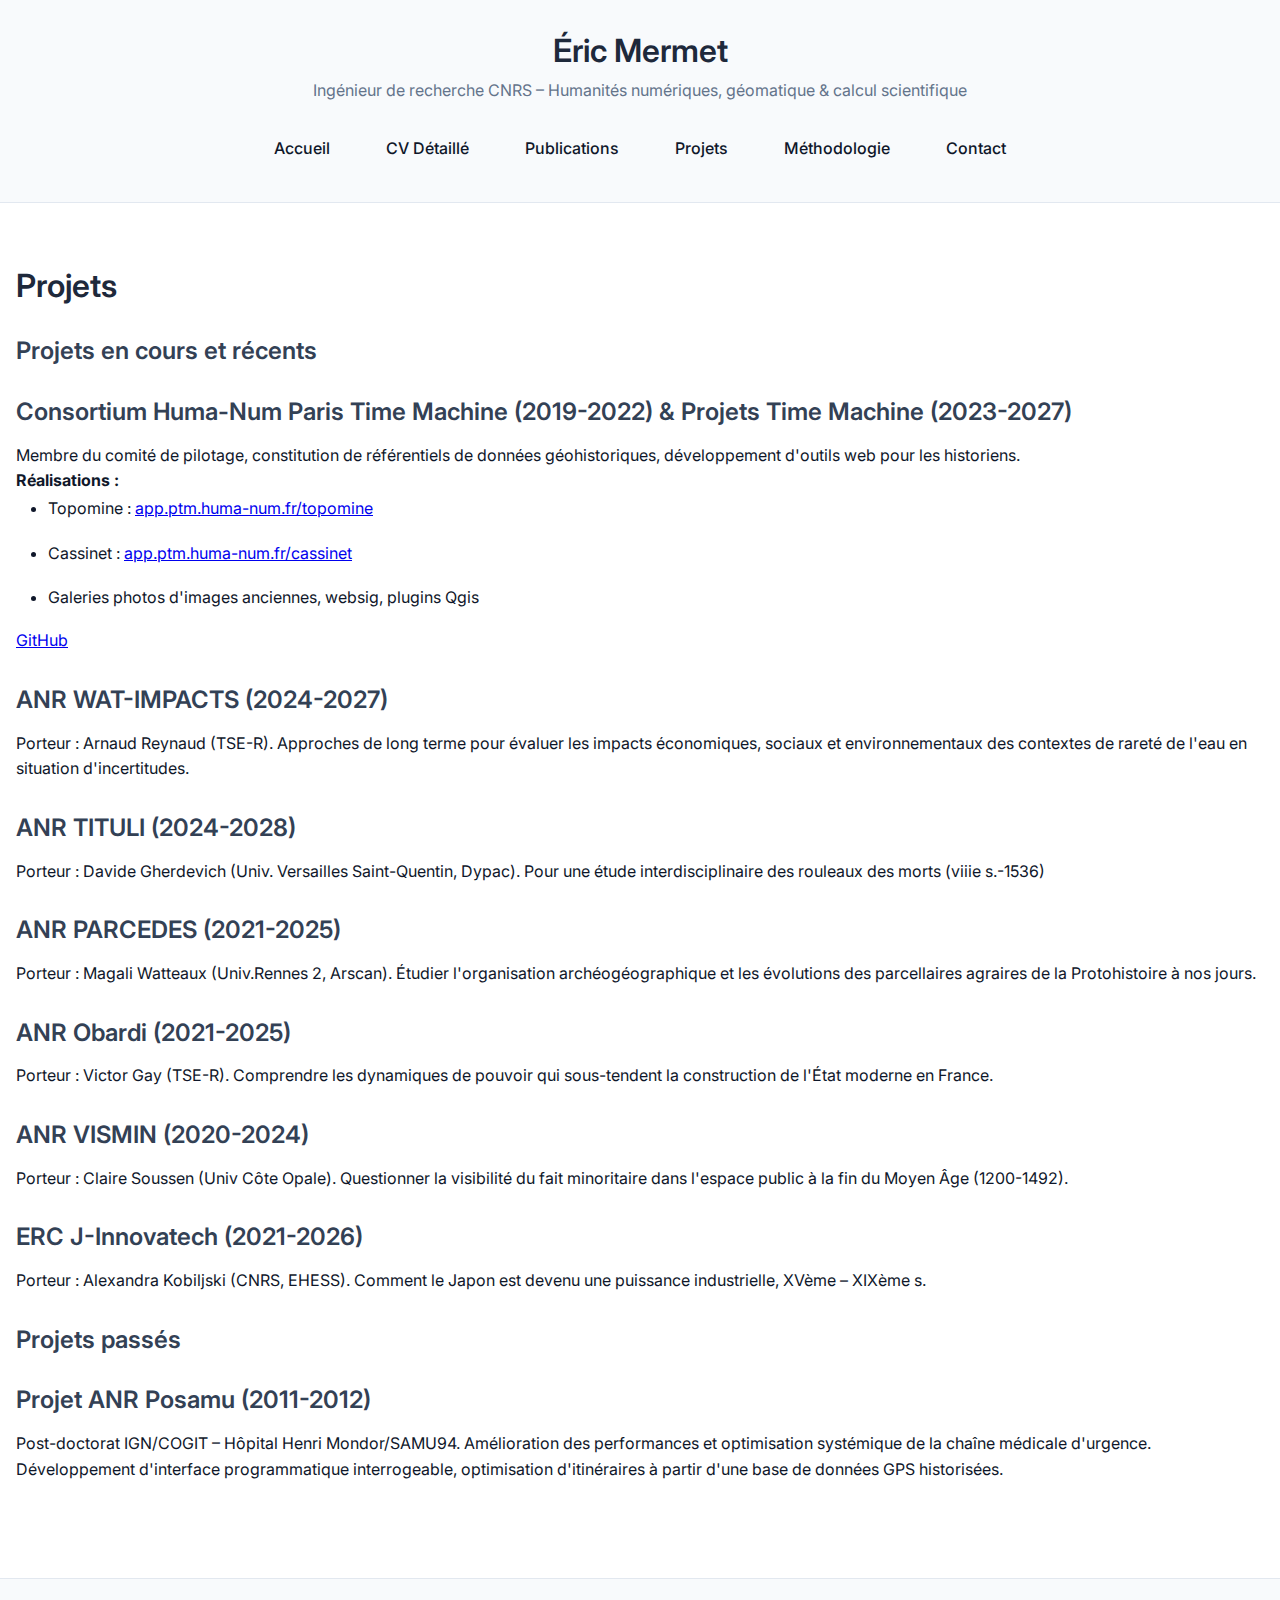
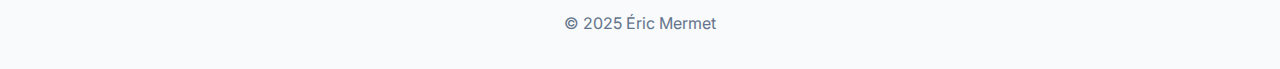
<file: projets.html>
<!DOCTYPE html>
<html lang="fr">
<head>
  <meta charset="UTF-8" />
  <meta name="viewport" content="width=device-width, initial-scale=1" />
  <title>Projets - Éric Mermet</title>
  <link rel="stylesheet" href="css/style.css" />
  <link rel="preconnect" href="https://fonts.googleapis.com">
  <link rel="preconnect" href="https://fonts.gstatic.com" crossorigin>
  <link href="https://fonts.googleapis.com/css2?family=Inter:wght@300;400;500;600;700&family=JetBrains+Mono:wght@400;500&display=swap" rel="stylesheet">
  <link rel="stylesheet" href="https://cdnjs.cloudflare.com/ajax/libs/font-awesome/6.4.0/css/all.min.css">
  <!-- Cloudflare Web Analytics --><script defer src='https://static.cloudflareinsights.com/beacon.min.js' data-cf-beacon='{"token": "814989d614ca4764add992e4fc06cfcd"}'></script><!-- End Cloudflare Web Analytics -->
</head>
<body>

<header>
  <h1>Éric Mermet</h1>
  <p>Ingénieur de recherche CNRS – Humanités numériques, géomatique & calcul scientifique</p>
  <nav>
    <a href="index.html">Accueil</a>
    <a href="cv-detaille.html">CV Détaillé</a>
    <a href="publications.html">Publications</a>
    <a href="projets.html">Projets</a>
    <a href="methodologie.html">Méthodologie</a>
    <a href="contact.html">Contact</a>
  </nav>
</header>

<main>
  <h2>Projets</h2>
  
  <h3>Projets en cours et récents</h3>
  
  <article>
    <h3>Consortium Huma-Num Paris Time Machine (2019-2022) & Projets Time Machine (2023-2027)</h3>
    <p>Membre du comité de pilotage, constitution de référentiels de données géohistoriques, développement d'outils web pour les historiens.</p>
    <p><strong>Réalisations :</strong></p>
    <ul>
      <li>Topomine : <a href="http://app.ptm.huma-num.fr/topomine" target="_blank" rel="noopener noreferrer">app.ptm.huma-num.fr/topomine</a></li>
      <li>Cassinet : <a href="http://app.ptm.huma-num.fr/cassinet" target="_blank" rel="noopener noreferrer">app.ptm.huma-num.fr/cassinet</a></li>
      <li>Galeries photos d'images anciennes, websig, plugins Qgis</li>
    </ul>
    <p><a href="https://github.com/ericmermet/" target="_blank" rel="noopener noreferrer">GitHub</a></p>
  </article>
  
  <article>
    <h3>ANR WAT-IMPACTS (2024-2027)</h3>
    <p>Porteur : Arnaud Reynaud (TSE-R). Approches de long terme pour évaluer les impacts économiques, sociaux et environnementaux des contextes de rareté de l'eau en situation d'incertitudes.</p>
  </article>

  <article>
    <h3>ANR TITULI (2024-2028)</h3>
    <p>Porteur : Davide Gherdevich (Univ. Versailles Saint-Quentin, Dypac). Pour une étude interdisciplinaire des rouleaux des morts (viiie s.-1536)</p>
  </article>
  
  <article>
    <h3>ANR PARCEDES (2021-2025)</h3>
    <p>Porteur : Magali Watteaux (Univ.Rennes 2, Arscan). Étudier l'organisation archéogéographique et les évolutions des parcellaires agraires de la Protohistoire à nos jours.</p>
  </article>
  
  <article>
    <h3>ANR Obardi (2021-2025)</h3>
    <p>Porteur : Victor Gay (TSE-R). Comprendre les dynamiques de pouvoir qui sous-tendent la construction de l'État moderne en France.</p>
  </article>
  
  <article>
    <h3>ANR VISMIN (2020-2024)</h3>
    <p>Porteur : Claire Soussen (Univ Côte Opale). Questionner la visibilité du fait minoritaire dans l'espace public à la fin du Moyen Âge (1200-1492).</p>
  </article>
  
  <article>
    <h3>ERC J-Innovatech (2021-2026)</h3>
    <p>Porteur : Alexandra Kobiljski (CNRS, EHESS). Comment le Japon est devenu une puissance industrielle, XVème – XIXème s.</p>
  </article>
  
  <h3>Projets passés</h3>
  
  <article>
    <h3>Projet ANR Posamu (2011-2012)</h3>
    <p>Post-doctorat IGN/COGIT – Hôpital Henri Mondor/SAMU94. Amélioration des performances et optimisation systémique de la chaîne médicale d'urgence. Développement d'interface programmatique interrogeable, optimisation d'itinéraires à partir d'une base de données GPS historisées.</p>
  </article>
</main>

<footer>
  <p>&copy; 2025 Éric Mermet</p>
</footer>

<script src="js/script.js"></script>
</body>
</html>
</file>
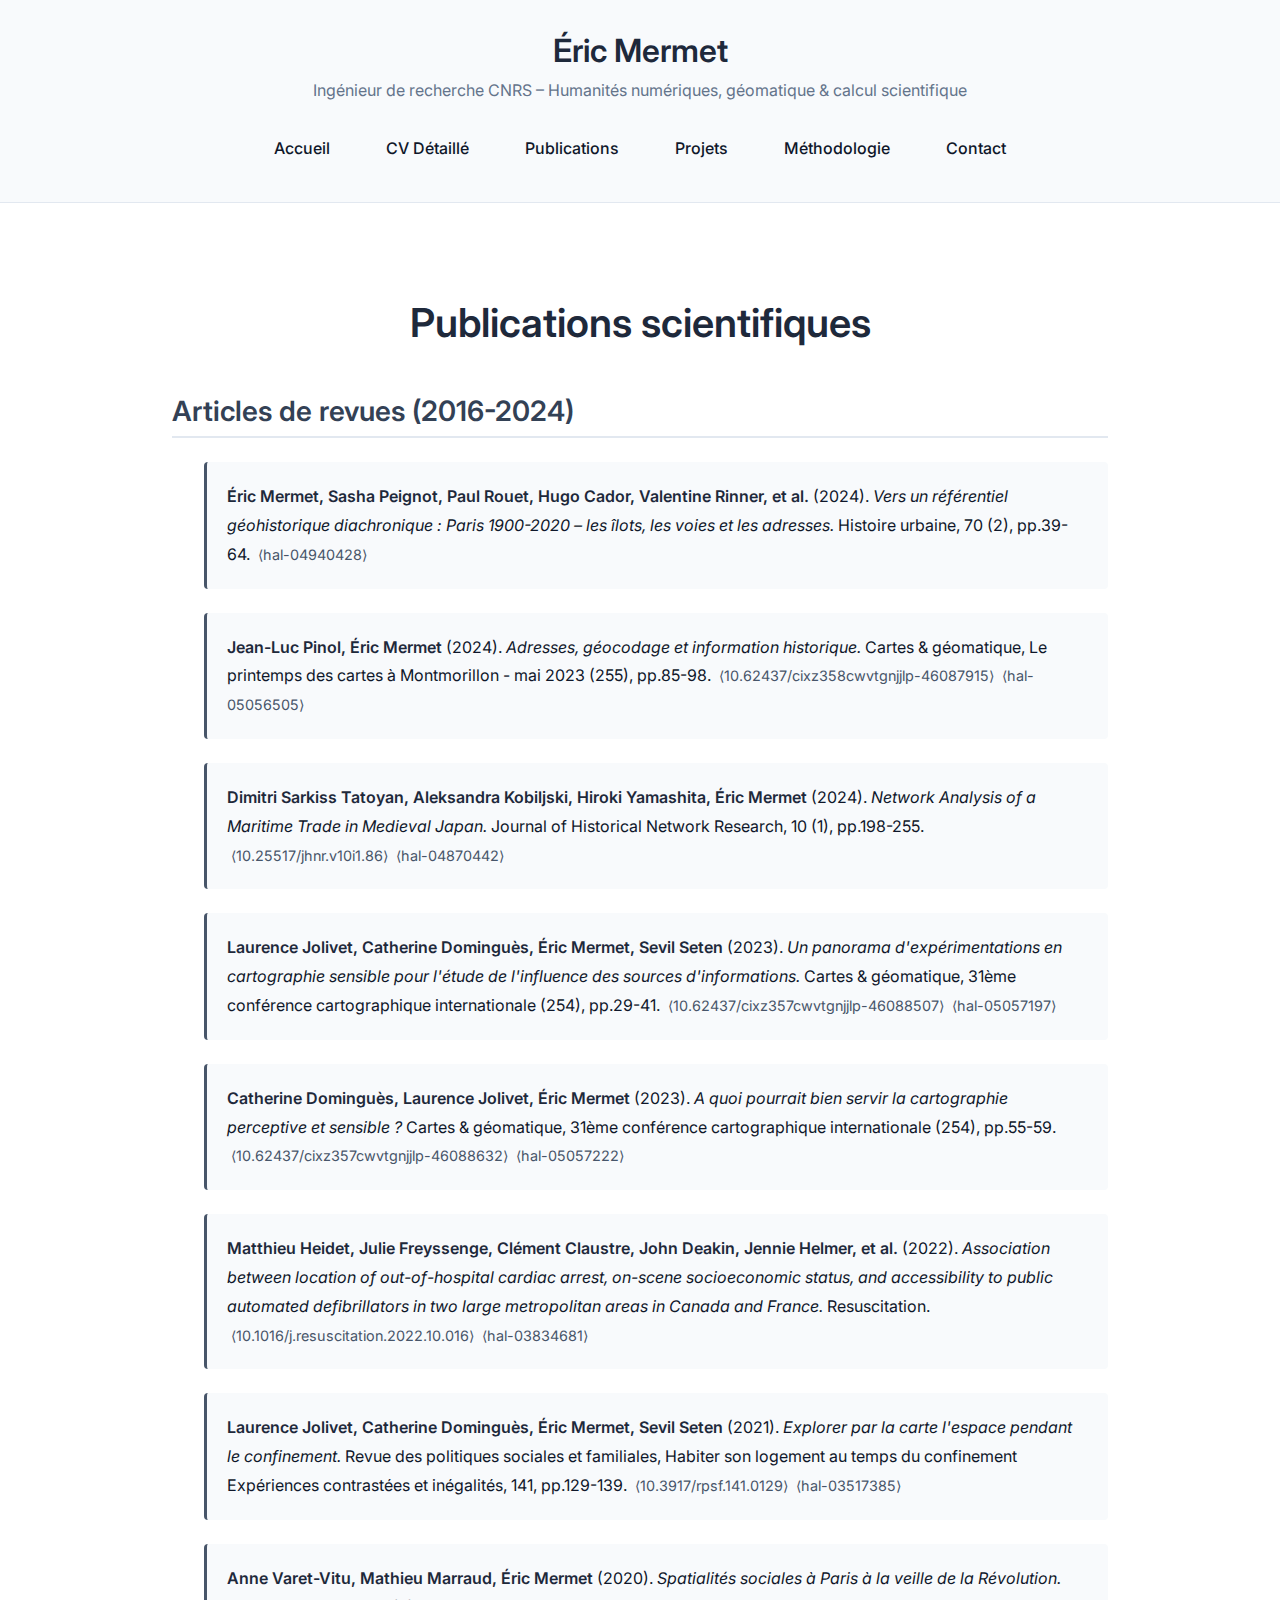
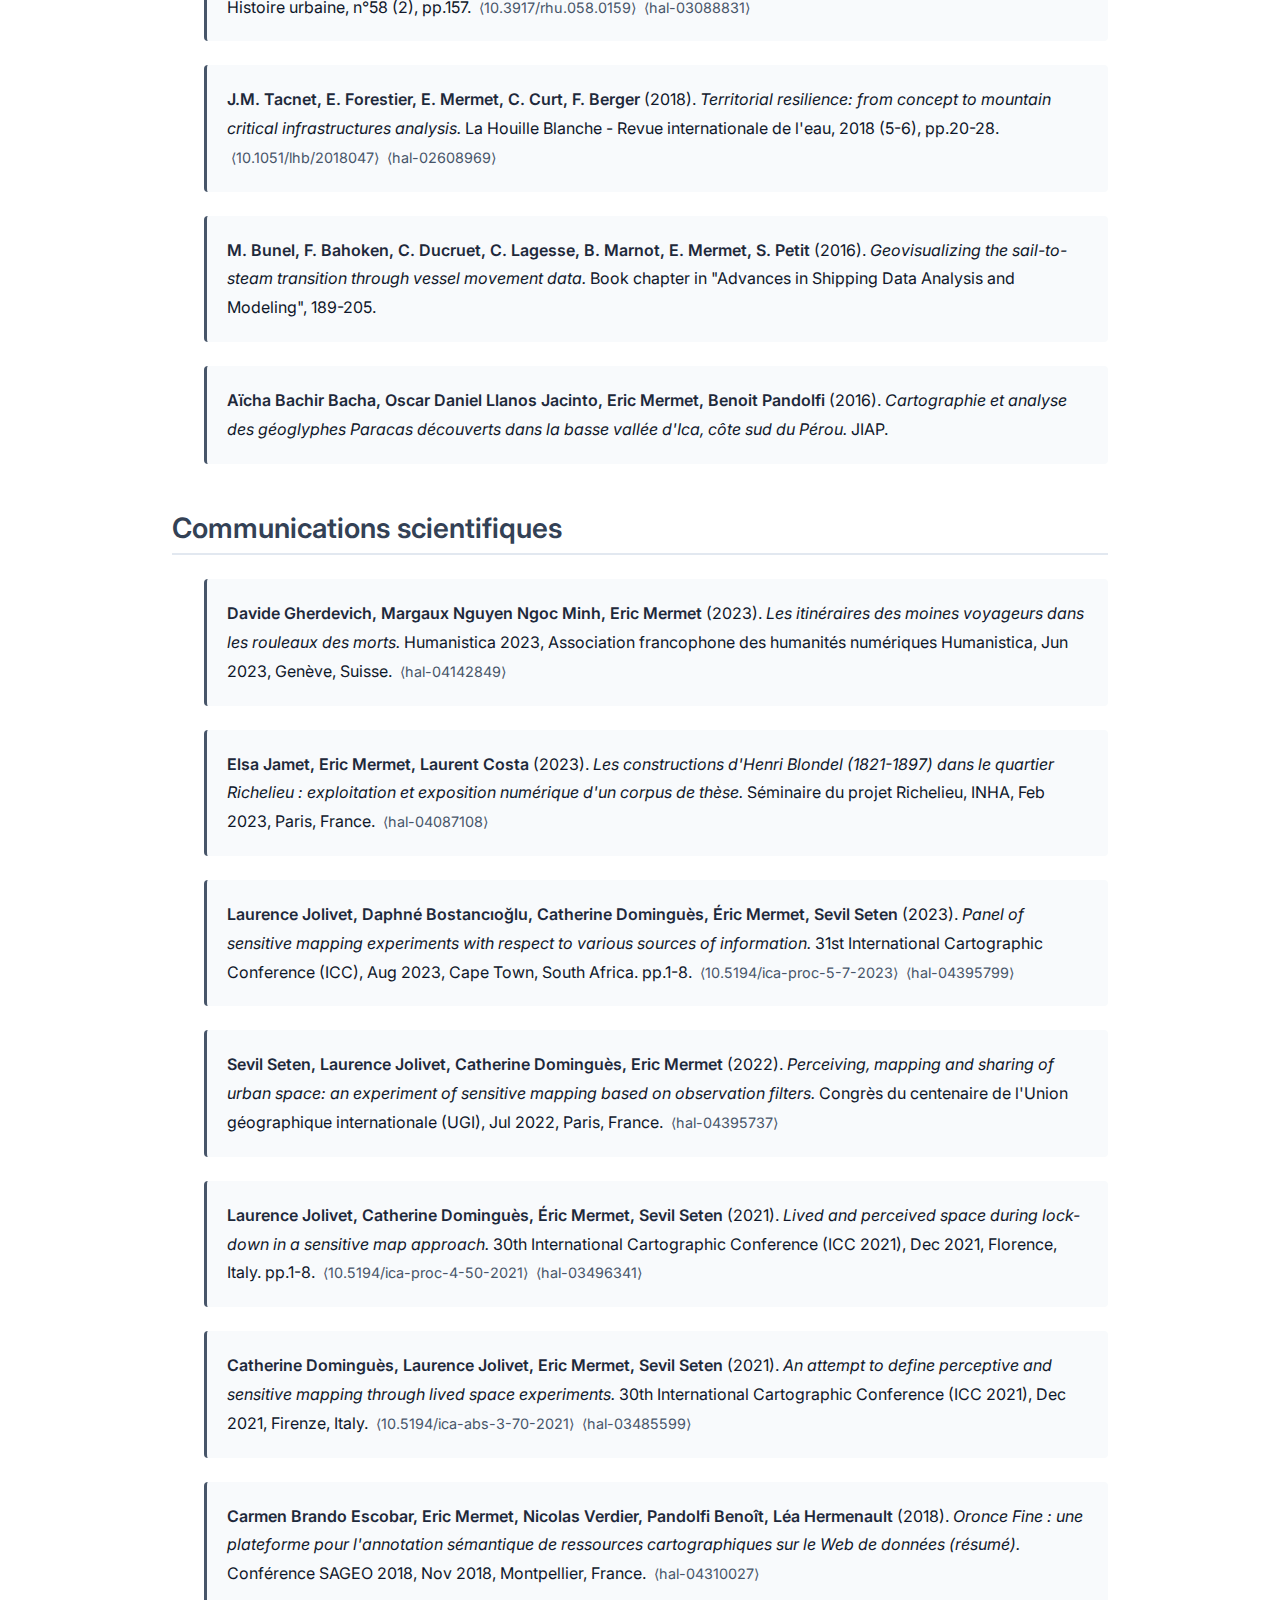
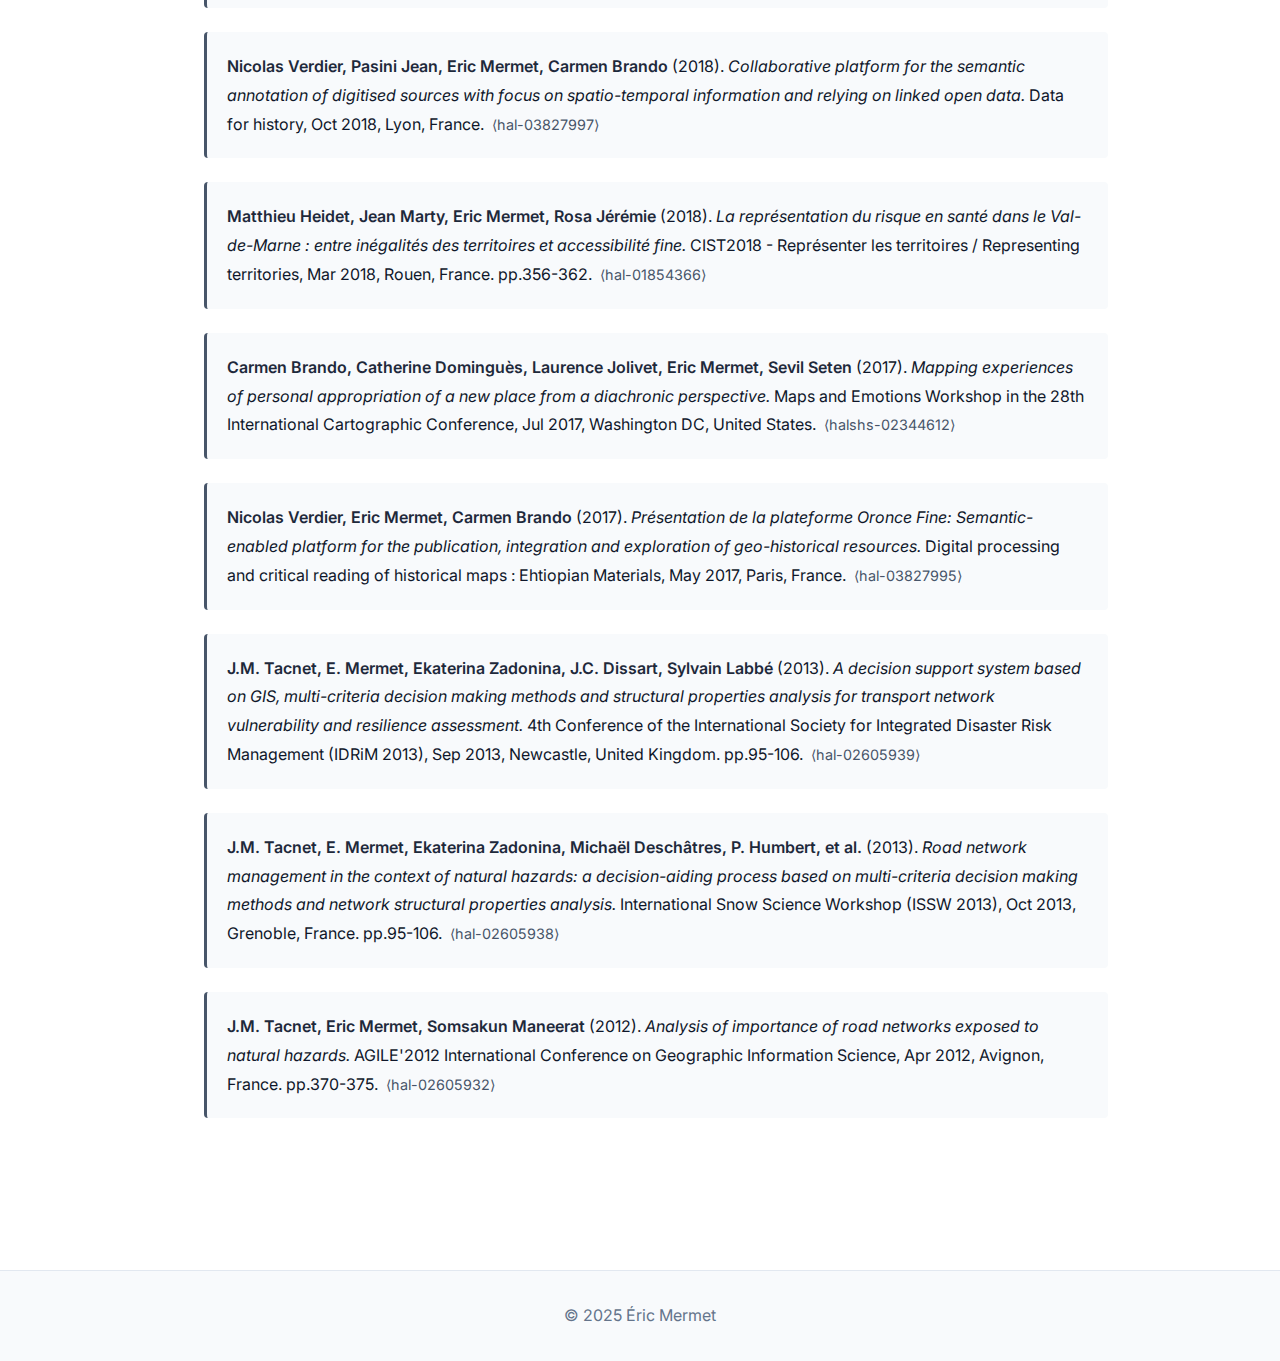
<file: publications.html>
<!DOCTYPE html>
<html lang="fr">
<head>
  <meta charset="UTF-8" />
  <meta name="viewport" content="width=device-width, initial-scale=1" />
  <title>Publications - Éric Mermet</title>
  <link rel="stylesheet" href="css/style.css" />
  <link rel="preconnect" href="https://fonts.googleapis.com">
  <link rel="preconnect" href="https://fonts.gstatic.com" crossorigin>
  <link href="https://fonts.googleapis.com/css2?family=Inter:wght@300;400;500;600;700&family=JetBrains+Mono:wght@400;500&display=swap" rel="stylesheet">
  <link rel="stylesheet" href="https://cdnjs.cloudflare.com/ajax/libs/font-awesome/6.4.0/css/all.min.css">
  <!-- Cloudflare Web Analytics --><script defer src='https://static.cloudflareinsights.com/beacon.min.js' data-cf-beacon='{"token": "814989d614ca4764add992e4fc06cfcd"}'></script><!-- End Cloudflare Web Analytics -->
</head>
<body>

<header>
  <h1>Éric Mermet</h1>
  <p>Ingénieur de recherche CNRS – Humanités numériques, géomatique & calcul scientifique</p>
  <nav>
    <a href="index.html">Accueil</a>
    <a href="cv-detaille.html">CV Détaillé</a>
    <a href="publications.html">Publications</a>
    <a href="projets.html">Projets</a>
    <a href="methodologie.html">Méthodologie</a>
    <a href="contact.html">Contact</a>
  </nav>
</header>

<main>
  <section class="publications-section">
    <h2>Publications scientifiques</h2>
    
    <h3>Articles de revues (2016-2024)</h3>
    <ul class="publication-list">
      <li><strong>Éric Mermet, Sasha Peignot, Paul Rouet, Hugo Cador, Valentine Rinner, et al.</strong> (2024). <em>Vers un référentiel géohistorique diachronique : Paris 1900-2020 – les îlots, les voies et les adresses.</em> Histoire urbaine, 70 (2), pp.39-64. <a href="https://hal.archives-ouvertes.fr/hal-04940428" target="_blank">⟨hal-04940428⟩</a></li>
      
      <li><strong>Jean-Luc Pinol, Éric Mermet</strong> (2024). <em>Adresses, géocodage et information historique.</em> Cartes & géomatique, Le printemps des cartes à Montmorillon - mai 2023 (255), pp.85-98. <a href="https://doi.org/10.62437/cixz358cwvtgnjjlp-46087915" target="_blank">⟨10.62437/cixz358cwvtgnjjlp-46087915⟩</a> <a href="https://hal.archives-ouvertes.fr/hal-05056505" target="_blank">⟨hal-05056505⟩</a></li>
      
      <li><strong>Dimitri Sarkiss Tatoyan, Aleksandra Kobiljski, Hiroki Yamashita, Éric Mermet</strong> (2024). <em>Network Analysis of a Maritime Trade in Medieval Japan.</em> Journal of Historical Network Research, 10 (1), pp.198-255. <a href="https://doi.org/10.25517/jhnr.v10i1.86" target="_blank">⟨10.25517/jhnr.v10i1.86⟩</a> <a href="https://hal.archives-ouvertes.fr/hal-04870442" target="_blank">⟨hal-04870442⟩</a></li>
      
      <li><strong>Laurence Jolivet, Catherine Dominguès, Éric Mermet, Sevil Seten</strong> (2023). <em>Un panorama d'expérimentations en cartographie sensible pour l'étude de l'influence des sources d'informations.</em> Cartes & géomatique, 31ème conférence cartographique internationale (254), pp.29-41. <a href="https://doi.org/10.62437/cixz357cwvtgnjjlp-46088507" target="_blank">⟨10.62437/cixz357cwvtgnjjlp-46088507⟩</a> <a href="https://hal.archives-ouvertes.fr/hal-05057197" target="_blank">⟨hal-05057197⟩</a></li>
      
      <li><strong>Catherine Dominguès, Laurence Jolivet, Éric Mermet</strong> (2023). <em>A quoi pourrait bien servir la cartographie perceptive et sensible ?</em> Cartes & géomatique, 31ème conférence cartographique internationale (254), pp.55-59. <a href="https://doi.org/10.62437/cixz357cwvtgnjjlp-46088632" target="_blank">⟨10.62437/cixz357cwvtgnjjlp-46088632⟩</a> <a href="https://hal.archives-ouvertes.fr/hal-05057222" target="_blank">⟨hal-05057222⟩</a></li>
      
      <li><strong>Matthieu Heidet, Julie Freyssenge, Clément Claustre, John Deakin, Jennie Helmer, et al.</strong> (2022). <em>Association between location of out-of-hospital cardiac arrest, on-scene socioeconomic status, and accessibility to public automated defibrillators in two large metropolitan areas in Canada and France.</em> Resuscitation. <a href="https://doi.org/10.1016/j.resuscitation.2022.10.016" target="_blank">⟨10.1016/j.resuscitation.2022.10.016⟩</a> <a href="https://hal.archives-ouvertes.fr/hal-03834681" target="_blank">⟨hal-03834681⟩</a></li>
      
      <li><strong>Laurence Jolivet, Catherine Dominguès, Éric Mermet, Sevil Seten</strong> (2021). <em>Explorer par la carte l'espace pendant le confinement.</em> Revue des politiques sociales et familiales, Habiter son logement au temps du confinement Expériences contrastées et inégalités, 141, pp.129-139. <a href="https://doi.org/10.3917/rpsf.141.0129" target="_blank">⟨10.3917/rpsf.141.0129⟩</a> <a href="https://hal.archives-ouvertes.fr/hal-03517385" target="_blank">⟨hal-03517385⟩</a></li>
      
      <li><strong>Anne Varet-Vitu, Mathieu Marraud, Éric Mermet</strong> (2020). <em>Spatialités sociales à Paris à la veille de la Révolution.</em> Histoire urbaine, n°58 (2), pp.157. <a href="https://doi.org/10.3917/rhu.058.0159" target="_blank">⟨10.3917/rhu.058.0159⟩</a> <a href="https://hal.archives-ouvertes.fr/hal-03088831" target="_blank">⟨hal-03088831⟩</a></li>
      
      <li><strong>J.M. Tacnet, E. Forestier, E. Mermet, C. Curt, F. Berger</strong> (2018). <em>Territorial resilience: from concept to mountain critical infrastructures analysis.</em> La Houille Blanche - Revue internationale de l'eau, 2018 (5-6), pp.20-28. <a href="https://doi.org/10.1051/lhb/2018047" target="_blank">⟨10.1051/lhb/2018047⟩</a> <a href="https://hal.archives-ouvertes.fr/hal-02608969" target="_blank">⟨hal-02608969⟩</a></li>
      
      <li><strong>M. Bunel, F. Bahoken, C. Ducruet, C. Lagesse, B. Marnot, E. Mermet, S. Petit</strong> (2016). <em>Geovisualizing the sail-to-steam transition through vessel movement data.</em> Book chapter in "Advances in Shipping Data Analysis and Modeling", 189-205.</li>
      
      <li><strong>Aïcha Bachir Bacha, Oscar Daniel Llanos Jacinto, Eric Mermet, Benoit Pandolfi</strong> (2016). <em>Cartographie et analyse des géoglyphes Paracas découverts dans la basse vallée d'Ica, côte sud du Pérou.</em> JIAP.</li>
    </ul>
    
    <h3>Communications scientifiques</h3>
    <ul class="publication-list">
      <li><strong>Davide Gherdevich, Margaux Nguyen Ngoc Minh, Eric Mermet</strong> (2023). <em>Les itinéraires des moines voyageurs dans les rouleaux des morts.</em> Humanistica 2023, Association francophone des humanités numériques Humanistica, Jun 2023, Genève, Suisse. <a href="https://hal.archives-ouvertes.fr/hal-04142849" target="_blank">⟨hal-04142849⟩</a></li>
      
      <li><strong>Elsa Jamet, Eric Mermet, Laurent Costa</strong> (2023). <em>Les constructions d'Henri Blondel (1821-1897) dans le quartier Richelieu : exploitation et exposition numérique d'un corpus de thèse.</em> Séminaire du projet Richelieu, INHA, Feb 2023, Paris, France. <a href="https://hal.archives-ouvertes.fr/hal-04087108" target="_blank">⟨hal-04087108⟩</a></li>
      
      <li><strong>Laurence Jolivet, Daphné Bostancıoğlu, Catherine Dominguès, Éric Mermet, Sevil Seten</strong> (2023). <em>Panel of sensitive mapping experiments with respect to various sources of information.</em> 31st International Cartographic Conference (ICC), Aug 2023, Cape Town, South Africa. pp.1-8. <a href="https://doi.org/10.5194/ica-proc-5-7-2023" target="_blank">⟨10.5194/ica-proc-5-7-2023⟩</a> <a href="https://hal.archives-ouvertes.fr/hal-04395799" target="_blank">⟨hal-04395799⟩</a></li>
      
      <li><strong>Sevil Seten, Laurence Jolivet, Catherine Dominguès, Eric Mermet</strong> (2022). <em>Perceiving, mapping and sharing of urban space: an experiment of sensitive mapping based on observation filters.</em> Congrès du centenaire de l'Union géographique internationale (UGI), Jul 2022, Paris, France. <a href="https://hal.archives-ouvertes.fr/hal-04395737" target="_blank">⟨hal-04395737⟩</a></li>
      
      <li><strong>Laurence Jolivet, Catherine Dominguès, Éric Mermet, Sevil Seten</strong> (2021). <em>Lived and perceived space during lock-down in a sensitive map approach.</em> 30th International Cartographic Conference (ICC 2021), Dec 2021, Florence, Italy. pp.1-8. <a href="https://doi.org/10.5194/ica-proc-4-50-2021" target="_blank">⟨10.5194/ica-proc-4-50-2021⟩</a> <a href="https://hal.archives-ouvertes.fr/hal-03496341" target="_blank">⟨hal-03496341⟩</a></li>
      
      <li><strong>Catherine Dominguès, Laurence Jolivet, Eric Mermet, Sevil Seten</strong> (2021). <em>An attempt to define perceptive and sensitive mapping through lived space experiments.</em> 30th International Cartographic Conference (ICC 2021), Dec 2021, Firenze, Italy. <a href="https://doi.org/10.5194/ica-abs-3-70-2021" target="_blank">⟨10.5194/ica-abs-3-70-2021⟩</a> <a href="https://hal.archives-ouvertes.fr/hal-03485599" target="_blank">⟨hal-03485599⟩</a></li>
      
      <li><strong>Carmen Brando Escobar, Eric Mermet, Nicolas Verdier, Pandolfi Benoît, Léa Hermenault</strong> (2018). <em>Oronce Fine : une plateforme pour l'annotation sémantique de ressources cartographiques sur le Web de données (résumé).</em> Conférence SAGEO 2018, Nov 2018, Montpellier, France. <a href="https://hal.archives-ouvertes.fr/hal-04310027" target="_blank">⟨hal-04310027⟩</a></li>
      
      <li><strong>Nicolas Verdier, Pasini Jean, Eric Mermet, Carmen Brando</strong> (2018). <em>Collaborative platform for the semantic annotation of digitised sources with focus on spatio-temporal information and relying on linked open data.</em> Data for history, Oct 2018, Lyon, France. <a href="https://hal.archives-ouvertes.fr/hal-03827997" target="_blank">⟨hal-03827997⟩</a></li>
      
      <li><strong>Matthieu Heidet, Jean Marty, Eric Mermet, Rosa Jérémie</strong> (2018). <em>La représentation du risque en santé dans le Val-de-Marne : entre inégalités des territoires et accessibilité fine.</em> CIST2018 - Représenter les territoires / Representing territories, Mar 2018, Rouen, France. pp.356-362. <a href="https://hal.archives-ouvertes.fr/hal-01854366" target="_blank">⟨hal-01854366⟩</a></li>
      
      <li><strong>Carmen Brando, Catherine Dominguès, Laurence Jolivet, Eric Mermet, Sevil Seten</strong> (2017). <em>Mapping experiences of personal appropriation of a new place from a diachronic perspective.</em> Maps and Emotions Workshop in the 28th International Cartographic Conference, Jul 2017, Washington DC, United States. <a href="https://hal.archives-ouvertes.fr/halshs-02344612" target="_blank">⟨halshs-02344612⟩</a></li>
      
      <li><strong>Nicolas Verdier, Eric Mermet, Carmen Brando</strong> (2017). <em>Présentation de la plateforme Oronce Fine: Semantic-enabled platform for the publication, integration and exploration of geo-historical resources.</em> Digital processing and critical reading of historical maps : Ehtiopian Materials, May 2017, Paris, France. <a href="https://hal.archives-ouvertes.fr/hal-03827995" target="_blank">⟨hal-03827995⟩</a></li>
      
      <li><strong>J.M. Tacnet, E. Mermet, Ekaterina Zadonina, J.C. Dissart, Sylvain Labbé</strong> (2013). <em>A decision support system based on GIS, multi-criteria decision making methods and structural properties analysis for transport network vulnerability and resilience assessment.</em> 4th Conference of the International Society for Integrated Disaster Risk Management (IDRiM 2013), Sep 2013, Newcastle, United Kingdom. pp.95-106. <a href="https://hal.archives-ouvertes.fr/hal-02605939" target="_blank">⟨hal-02605939⟩</a></li>
      
      <li><strong>J.M. Tacnet, E. Mermet, Ekaterina Zadonina, Michaël Deschâtres, P. Humbert, et al.</strong> (2013). <em>Road network management in the context of natural hazards: a decision-aiding process based on multi-criteria decision making methods and network structural properties analysis.</em> International Snow Science Workshop (ISSW 2013), Oct 2013, Grenoble, France. pp.95-106. <a href="https://hal.archives-ouvertes.fr/hal-02605938" target="_blank">⟨hal-02605938⟩</a></li>
      
      <li><strong>J.M. Tacnet, Eric Mermet, Somsakun Maneerat</strong> (2012). <em>Analysis of importance of road networks exposed to natural hazards.</em> AGILE'2012 International Conference on Geographic Information Science, Apr 2012, Avignon, France. pp.370-375. <a href="https://hal.archives-ouvertes.fr/hal-02605932" target="_blank">⟨hal-02605932⟩</a></li>
    </ul>
  </section>
</main>

<footer>
  <p>&copy; 2025 Éric Mermet</p>
</footer>

<script src="js/script.js"></script>
</body>
</html>
</file>
<file: css/style.css>
/* Variables CSS pour la cohérence */
:root {
  --primary-color: #1e293b;
  --secondary-color: #334155;
  --accent-color: #475569;
  --text-primary: #0f172a;
  --text-secondary: #64748b;
  --text-light: #94a3b8;
  --bg-primary: #ffffff;
  --bg-secondary: #f8fafc;
  --bg-accent: #f1f5f9;
  --border-color: #e2e8f0;
  --shadow-sm: 0 1px 2px 0 rgb(0 0 0 / 0.05);
  --shadow-md: 0 4px 6px -1px rgb(0 0 0 / 0.1), 0 2px 4px -2px rgb(0 0 0 / 0.1);
  --shadow-lg: 0 10px 15px -3px rgb(0 0 0 / 0.1), 0 4px 6px -4px rgb(0 0 0 / 0.1);
  --shadow-xl: 0 20px 25px -5px rgb(0 0 0 / 0.1), 0 8px 10px -6px rgb(0 0 0 / 0.1);
  --gradient-primary: linear-gradient(135deg, #1e293b 0%, #334155 100%);
  --gradient-secondary: linear-gradient(135deg, #475569 0%, #64748b 100%);
  --gradient-accent: linear-gradient(135deg, #64748b 0%, #94a3b8 100%);
  --background: linear-gradient(135deg, #f8fafc 0%, #e2e8f0 100%);
}

/* Reset et base */
* {
  margin: 0;
  padding: 0;
  box-sizing: border-box;
}

html {
  scroll-behavior: smooth;
  overflow-x: hidden;
}

body {
  font-family: 'Inter', -apple-system, BlinkMacSystemFont, 'Segoe UI', sans-serif;
  line-height: 1.6;
  color: var(--text-primary);
  background-color: var(--bg-primary);
  overflow-x: hidden;
}

/* Typographie */
h1, h2, h3, h4, h5, h6 {
  font-weight: 600;
  line-height: 1.2;
  margin-bottom: 0.5rem;
}

.section-title {
  font-size: 2.5rem;
  font-weight: 700;
  text-align: center;
  margin-bottom: 3rem;
  color: var(--primary-color);
  position: relative;
}

.section-title::after {
  content: '';
  position: absolute;
  bottom: -10px;
  left: 50%;
  transform: translateX(-50%);
  width: 60px;
  height: 3px;
  background: var(--gradient-primary);
  border-radius: 2px;
}

/* Navigation */
.navbar {
  position: fixed;
  top: 0;
  width: 100%;
  background: rgba(255, 255, 255, 0.95);
  backdrop-filter: blur(10px);
  border-bottom: 1px solid var(--border-color);
  z-index: 1000;
  transition: all 0.3s ease;
}

.nav-container {
  max-width: 1200px;
  margin: 0 auto;
  padding: 0 2rem;
  display: flex;
  align-items: center;
  justify-content: space-between;
  height: 70px;
}

.nav-logo {
  font-size: 1.5rem;
  font-weight: 700;
  color: var(--primary-color);
  text-decoration: none;
  background: var(--gradient-primary);
  -webkit-background-clip: text;
  -webkit-text-fill-color: transparent;
  background-clip: text;
}

.nav-menu {
  display: flex;
  list-style: none;
  gap: 2rem;
}

.nav-link {
  color: var(--text-primary);
  text-decoration: none;
  font-weight: 500;
  padding: 0.5rem 1rem;
  border-radius: 8px;
  transition: all 0.3s ease;
  position: relative;
}

.nav-link:hover,
.nav-link.active {
  color: var(--accent-color);
  background-color: var(--bg-accent);
}

.hamburger {
  display: none;
  flex-direction: column;
  cursor: pointer;
  gap: 4px;
}

.hamburger span {
  width: 25px;
  height: 2px;
  background-color: var(--primary-color);
  transition: all 0.3s ease;
}

/* Section Hero */
.hero {
  min-height: 100vh;
  display: flex;
  align-items: center;
  background: var(--bg-secondary);
  position: relative;
  overflow: hidden;
  border-bottom: 1px solid var(--border-color);
}

.hero::before {
  content: '';
  position: absolute;
  top: 0;
  left: 0;
  right: 0;
  bottom: 0;
  background: linear-gradient(135deg, rgba(255,255,255,0.8) 0%, rgba(248,250,252,0.9) 100%);
}

@keyframes float {
  0%, 100% { transform: translateY(0px) rotate(0deg); }
  50% { transform: translateY(-20px) rotate(180deg); }
}

.hero-container {
  max-width: 1200px;
  margin: 0 auto;
  padding: 0 2rem;
  position: relative;
  z-index: 2;
}

.hero-content {
  display: grid;
  grid-template-columns: 1fr auto;
  gap: 4rem;
  align-items: center;
}

.hero-text {
  color: var(--text-primary);
}

.hero-title {
  font-size: 3rem;
  font-weight: 700;
  margin-bottom: 1rem;
  animation: slideInUp 1s ease-out;
  color: var(--primary-color);
}

.title-highlight {
  color: var(--primary-color);
}

.hero-subtitle {
  font-size: 1.3rem;
  font-weight: 500;
  margin-bottom: 1rem;
  color: var(--text-secondary);
  animation: slideInUp 1s ease-out 0.2s both;
}

.hero-description {
  font-size: 1rem;
  margin-bottom: 2rem;
  color: var(--text-secondary);
  animation: slideInUp 1s ease-out 0.4s both;
}

.hero-tags {
  display: flex;
  gap: 0.75rem;
  margin-bottom: 2rem;
  flex-wrap: wrap;
  animation: slideInUp 1s ease-out 0.6s both;
}

.tag {
  background: var(--bg-primary);
  padding: 0.4rem 0.9rem;
  border-radius: 4px;
  font-size: 0.85rem;
  font-weight: 400;
  border: 1px solid var(--border-color);
  color: var(--text-secondary);
}

.hero-cta {
  display: flex;
  gap: 1rem;
  animation: slideInUp 1s ease-out 0.8s both;
}

.btn {
  padding: 0.65rem 1.5rem;
  border-radius: 4px;
  text-decoration: none;
  font-weight: 500;
  transition: all 0.3s ease;
  display: inline-flex;
  align-items: center;
  gap: 0.5rem;
  font-size: 0.95rem;
}

.btn-primary {
  background: var(--primary-color);
  color: #ffffff;
  box-shadow: var(--shadow-md);
}

.btn-primary:hover {
  transform: translateY(-2px);
  box-shadow: var(--shadow-lg);
  background: var(--secondary-color);
}

.btn-secondary {
  background: rgba(255, 255, 255, 0.1);
  color: white;
  border: 1px solid rgba(255, 255, 255, 0.3);
  backdrop-filter: blur(10px);
}

.btn-secondary:hover {
  background: rgba(255, 255, 255, 0.2);
  transform: translateY(-2px);
}

.hero-image {
  display: flex;
  justify-content: center;
  animation: slideInRight 1s ease-out 0.5s both;
}

.image-placeholder {
  width: 300px;
  height: 300px;
  background: rgba(255, 255, 255, 0.1);
  border-radius: 50%;
  display: flex;
  flex-direction: column;
  align-items: center;
  justify-content: center;
  backdrop-filter: blur(10px);
  border: 3px solid rgba(255, 255, 255, 0.3);
  transition: all 0.3s ease;
  position: relative;
  overflow: hidden;
}

.image-placeholder::before {
  content: '';
  position: absolute;
  top: -50%;
  left: -50%;
  width: 200%;
  height: 200%;
  background: linear-gradient(45deg, transparent, rgba(255, 255, 255, 0.1), transparent);
  transform: rotate(45deg);
  transition: all 0.3s ease;
  opacity: 0;
}

.image-placeholder:hover::before {
  opacity: 1;
  animation: shimmer 1.5s ease-in-out;
}

@keyframes shimmer {
  0% { transform: translateX(-100%) translateY(-100%) rotate(45deg); }
  100% { transform: translateX(100%) translateY(100%) rotate(45deg); }
}

.image-placeholder:hover {
  transform: scale(1.05);
  background: rgba(255, 255, 255, 0.15);
  border-color: rgba(255, 255, 255, 0.5);
  box-shadow: 0 20px 40px rgba(0, 0, 0, 0.2);
}

.image-placeholder i {
  font-size: 4rem;
  color: white;
  margin-bottom: 1rem;
  z-index: 2;
  position: relative;
}

.image-placeholder p {
  color: white;
  font-weight: 500;
  z-index: 2;
  position: relative;
  text-align: center;
  font-size: 0.9rem;
}

/* Style pour une vraie photo (à utiliser quand vous ajouterez votre photo) */
.hero-image img {
  width: 350px;
  height: 500px;
  border-radius: 50%;
  object-fit: cover;
  border: 3px solid rgba(255, 255, 255, 0.3);
  transition: all 0.3s ease;
  box-shadow: 0 10px 30px rgba(0, 0, 0, 0.2);
}

.hero-image img:hover {
  transform: scale(1.05);
  border-color: rgba(255, 255, 255, 0.5);
  box-shadow: 0 20px 40px rgba(0, 0, 0, 0.3);
}

/* Animations */
@keyframes slideInUp {
  from {
    opacity: 0;
    transform: translateY(30px);
  }
  to {
    opacity: 1;
    transform: translateY(0);
  }
}

@keyframes slideInRight {
  from {
    opacity: 0;
    transform: translateX(50px);
  }
  to {
    opacity: 1;
    transform: translateX(0);
  }
}

@keyframes fadeIn {
  from { opacity: 0; }
  to { opacity: 1; }
}

/* Sections génériques */
.section {
  padding: 6rem 0;
  position: relative;
}

.section-alt {
  background-color: var(--bg-secondary);
}

.container {
  max-width: 1200px;
  margin: 0 auto;
  padding: 0 2rem;
}

/* Section À propos avec hero fusionné */
.about-hero {
  padding-top: 100px;
  padding-bottom: 4rem;
  background: var(--bg-secondary);
}

.about-header {
  display: grid;
  grid-template-columns: auto 1fr;
  gap: 3rem;
  align-items: center;
  margin-bottom: 3rem;
  padding-bottom: 3rem;
  border-bottom: 1px solid var(--border-color);
}

.about-photo {
  position: relative;
}

.photo-wrapper {
  width: 180px;
  height: 180px;
  border-radius: 8px;
  overflow: hidden;
  background: var(--bg-primary);
  border: 3px solid var(--border-color);
  display: flex;
  align-items: center;
  justify-content: center;
  position: relative;
}

.photo-wrapper i {
  font-size: 4rem;
  color: var(--text-light);
}

.profile-photo {
  width: 100%;
  height: 100%;
  object-fit: cover;
  position: absolute;
  top: 0;
  left: 0;
}

.about-info h1 {
  font-size: 2.5rem;
  font-weight: 700;
  color: var(--primary-color);
  margin-bottom: 0.5rem;
}

.about-title {
  font-size: 1.3rem;
  font-weight: 600;
  color: var(--text-secondary);
  margin-bottom: 0.3rem;
}

.about-subtitle {
  font-size: 1rem;
  color: var(--text-secondary);
  margin-bottom: 1.5rem;
}

.social-links {
  display: flex;
  gap: 1rem;
  margin-bottom: 1.5rem;
  flex-wrap: wrap;
}

.social-links a {
  width: 40px;
  height: 40px;
  display: flex;
  align-items: center;
  justify-content: center;
  border-radius: 8px;
  background: var(--bg-primary);
  border: 1px solid var(--border-color);
  color: var(--text-secondary);
  transition: all 0.3s ease;
  text-decoration: none;
}

.social-links a:hover {
  background: var(--primary-color);
  color: white;
  transform: translateY(-2px);
  box-shadow: var(--shadow-md);
}

.social-links i {
  font-size: 1.3rem;
}

.bluesky-icon {
  width: 20px;
  height: 20px;
}

.about-tags {
  display: flex;
  gap: 0.75rem;
  flex-wrap: wrap;
}

/* Section À propos */
.about-content {
  display: grid;
  grid-template-columns: 2fr 1fr;
  gap: 4rem;
  align-items: start;
}

.about-text {
  font-size: 1.1rem;
  color: var(--text-secondary);
}

.about-text p {
  margin-bottom: 1.5rem;
}

.about-stats {
  display: flex;
  flex-direction: column;
  gap: 2rem;
}

.stat {
  text-align: center;
  padding: 1.5rem;
  background: white;
  border-radius: 12px;
  box-shadow: var(--shadow-md);
  transition: all 0.3s ease;
}

.stat:hover {
  transform: translateY(-5px);
  box-shadow: var(--shadow-lg);
}

.stat-number {
  display: block;
  font-size: 2.5rem;
  font-weight: 800;
  color: var(--accent-color);
  margin-bottom: 0.5rem;
}

.stat-label {
  font-size: 0.9rem;
  color: var(--text-secondary);
  font-weight: 500;
}

/* Timeline */
.timeline {
  position: relative;
  padding-left: 2rem;
}

.timeline::before {
  content: '';
  position: absolute;
  left: 0;
  top: 0;
  bottom: 0;
  width: 2px;
  background: var(--gradient-primary);
}

.timeline-item {
  position: relative;
  margin-bottom: 3rem;
  padding-left: 2rem;
}

.timeline-item::before {
  content: '';
  position: absolute;
  left: -1rem;
  top: 0.5rem;
  width: 12px;
  height: 12px;
  background: var(--accent-color);
  border-radius: 50%;
  border: 3px solid white;
  box-shadow: var(--shadow-md);
}

.timeline-date {
  font-weight: 600;
  color: var(--accent-color);
  font-size: 0.9rem;
  margin-bottom: 0.5rem;
}

.timeline-content h3 {
  font-size: 1.3rem;
  margin-bottom: 0.5rem;
  color: var(--primary-color);
}

.timeline-company {
  font-weight: 600;
  color: var(--text-secondary);
  margin-bottom: 0.5rem;
}

.education {
  margin-top: 4rem;
  padding-top: 3rem;
  border-top: 1px solid var(--border-color);
}

.education-item {
  display: flex;
  align-items: center;
  gap: 1rem;
  padding: 1.5rem;
  background: white;
  border-radius: 12px;
  box-shadow: var(--shadow-sm);
  transition: all 0.3s ease;
}

.education-item:hover {
  box-shadow: var(--shadow-md);
  transform: translateY(-2px);
}

.education-item i {
  font-size: 2rem;
  color: var(--accent-color);
}

.education-item h4 {
  margin-bottom: 0.25rem;
}

/* Publications */
.publications-grid {
  display: grid;
  gap: 2rem;
}

.publication-card {
  background: white;
  padding: 2rem;
  border-radius: 12px;
  box-shadow: var(--shadow-md);
  transition: all 0.3s ease;
  border-left: 4px solid var(--accent-color);
}

.publication-card:hover {
  transform: translateY(-5px);
  box-shadow: var(--shadow-lg);
}

.publication-year {
  display: inline-block;
  background: var(--bg-accent);
  color: var(--accent-color);
  padding: 0.25rem 0.75rem;
  border-radius: 20px;
  font-size: 0.9rem;
  font-weight: 600;
  margin-bottom: 1rem;
}

.publication-card h3 {
  font-size: 1.2rem;
  margin-bottom: 0.5rem;
  color: var(--primary-color);
}

.publication-journal {
  font-style: italic;
  color: var(--text-secondary);
  margin-bottom: 1rem;
}

.publication-links {
  display: flex;
  gap: 1rem;
}

.publication-link {
  color: var(--accent-color);
  text-decoration: none;
  font-weight: 500;
  display: flex;
  align-items: center;
  gap: 0.5rem;
  transition: all 0.3s ease;
}

.publication-link:hover {
  color: var(--secondary-color);
}

/* Boutons de section CTA */
.section-cta {
  text-align: center;
  margin-top: 3rem;
}

.section-cta .btn {
  display: inline-flex;
  align-items: center;
  gap: 0.5rem;
  padding: 0.85rem 2rem;
  font-size: 1rem;
}

/* Projets */
.projects-grid {
  display: grid;
  grid-template-columns: repeat(auto-fit, minmax(350px, 1fr));
  gap: 2rem;
}

.project-card {
  background: white;
  padding: 2rem;
  border-radius: 12px;
  box-shadow: var(--shadow-md);
  transition: all 0.3s ease;
  position: relative;
  overflow: hidden;
}

.project-card::before {
  content: '';
  position: absolute;
  top: 0;
  left: 0;
  right: 0;
  height: 4px;
  background: var(--gradient-primary);
}

.project-card:hover {
  transform: translateY(-5px);
  box-shadow: var(--shadow-lg);
}

.project-header {
  display: flex;
  justify-content: space-between;
  align-items: center;
  margin-bottom: 1rem;
}

.project-header h3 {
  font-size: 1.3rem;
  color: var(--primary-color);
}

.project-links {
  display: flex;
  gap: 0.75rem;
}

.project-links a {
  color: var(--text-secondary);
  font-size: 1.2rem;
  transition: all 0.3s ease;
}

.project-links a:hover {
  color: var(--accent-color);
  transform: scale(1.1);
}

.project-tech {
  display: flex;
  flex-wrap: wrap;
  gap: 0.5rem;
  margin-top: 1rem;
}

.tech-tag {
  background: var(--bg-secondary);
  color: var(--text-secondary);
  padding: 0.25rem 0.75rem;
  border-radius: 20px;
  font-size: 0.8rem;
  font-weight: 500;
  border: 1px solid var(--border-color);
}

/* Compétences */
.skills-grid {
  display: grid;
  grid-template-columns: repeat(auto-fit, minmax(300px, 1fr));
  gap: 2rem;
}

.skill-category {
  background: white;
  padding: 2rem;
  border-radius: 12px;
  box-shadow: var(--shadow-md);
  transition: all 0.3s ease;
}

.skill-category:hover {
  transform: translateY(-5px);
  box-shadow: var(--shadow-lg);
}

.skill-category h3 {
  display: flex;
  align-items: center;
  gap: 0.75rem;
  margin-bottom: 1.5rem;
  color: var(--primary-color);
  font-size: 1.2rem;
}

.skill-category i {
  color: var(--accent-color);
  font-size: 1.3rem;
}

.skills-list {
  display: flex;
  flex-wrap: wrap;
  gap: 0.75rem;
}

.skill-item {
  background: var(--bg-accent);
  color: var(--accent-color);
  padding: 0.5rem 1rem;
  border-radius: 20px;
  font-size: 0.9rem;
  font-weight: 500;
  transition: all 0.3s ease;
}

.skill-item:hover {
  transform: scale(1.05);
  background: var(--accent-color);
  color: white;
}

/* Responsabilités */
.responsibilities-grid {
  display: grid;
  grid-template-columns: repeat(auto-fit, minmax(350px, 1fr));
  gap: 2rem;
}

.responsibility-card {
  background: white;
  padding: 2rem;
  border-radius: 12px;
  box-shadow: var(--shadow-md);
  transition: all 0.3s ease;
  border-left: 4px solid var(--accent-color);
}

.responsibility-card:hover {
  transform: translateY(-5px);
  box-shadow: var(--shadow-lg);
}

.responsibility-card h3 {
  display: flex;
  align-items: center;
  gap: 0.75rem;
  margin-bottom: 1.5rem;
  color: var(--primary-color);
  font-size: 1.2rem;
}

.responsibility-card i {
  color: var(--accent-color);
  font-size: 1.3rem;
}

.responsibility-card ul {
  list-style: none;
  padding: 0;
}

.responsibility-card li {
  padding: 0.5rem 0;
  border-bottom: 1px solid var(--border-color);
  color: var(--text-secondary);
}

.responsibility-card li:last-child {
  border-bottom: none;
}

.responsibility-card strong {
  color: var(--primary-color);
  font-weight: 600;
}

/* Contact */
.contact-content {
  text-align: center;
  max-width: 600px;
  margin: 0 auto;
}

.contact-content p {
  font-size: 1.1rem;
  color: var(--text-secondary);
  margin-bottom: 2rem;
}

.contact-links {
  display: flex;
  justify-content: center;
  gap: 2rem;
  flex-wrap: wrap;
}

.contact-link {
  display: flex;
  align-items: center;
  gap: 0.75rem;
  padding: 1rem 1.5rem;
  background: white;
  border-radius: 12px;
  text-decoration: none;
  color: var(--text-primary);
  box-shadow: var(--shadow-md);
  transition: all 0.3s ease;
  font-weight: 500;
}

.contact-link:hover {
  transform: translateY(-3px);
  box-shadow: var(--shadow-lg);
  color: var(--accent-color);
}

.contact-link i {
  font-size: 1.2rem;
  color: var(--accent-color);
}

/* Footer */
.footer {
  background: var(--primary-color);
  color: white;
  text-align: center;
  padding: 2rem 0;
}

/* Responsive Design */
@media (max-width: 1024px) {
  .hero-content {
    grid-template-columns: 1fr;
    text-align: center;
    gap: 3rem;
  }
  
  .about-content {
    grid-template-columns: 1fr;
    gap: 3rem;
  }
  
  .about-stats {
    flex-direction: row;
    justify-content: center;
  }
}

@media (max-width: 768px) {
  .nav-menu {
    position: fixed;
    top: 70px;
    right: -100%;
    background: white;
    flex-direction: column;
    width: 100%;
    padding: 2rem;
    box-shadow: var(--shadow-lg);
    transition: all 0.3s ease;
  }
  
  .nav-menu.active {
    right: 0;
  }
  
  .hamburger {
    display: flex;
  }
  
  .hero-title {
    font-size: 2.5rem;
  }
  
  .section-title {
    font-size: 2rem;
  }
  
  .projects-grid {
    grid-template-columns: 1fr;
  }
  
  .skills-grid {
    grid-template-columns: 1fr;
  }
  
  .contact-links {
    flex-direction: column;
    align-items: center;
  }
  
  .hero-cta {
    flex-direction: column;
    align-items: center;
  }
  
  .about-stats {
    flex-direction: column;
  }
  
  .image-placeholder {
    width: 250px;
    height: 250px;
  }
}

@media (max-width: 480px) {
  .container {
    padding: 0 1rem;
  }
  
  .hero-container {
    padding: 0 1rem;
  }
  
  .section {
    padding: 4rem 0;
  }
  
  .hero-title {
    font-size: 2rem;
  }
  
  .hero-subtitle {
    font-size: 1.2rem;
  }
  
  .image-placeholder {
    width: 200px;
    height: 200px;
  }
  
  .image-placeholder i {
    font-size: 3rem;
  }
}

/* Animations avancées */
.section {
  opacity: 0;
  transform: translateY(30px);
  animation: fadeInUp 0.8s ease-out forwards;
}

.section:nth-child(even) {
  animation-delay: 0.2s;
}

.section:nth-child(odd) {
  animation-delay: 0.1s;
}

@keyframes fadeInUp {
  to {
    opacity: 1;
    transform: translateY(0);
  }
}

/* Scroll Spy */
.nav-link.active {
  background: var(--bg-accent);
  color: var(--accent-color);
}

/* Smooth scrolling pour les ancres */
html {
  scroll-padding-top: 70px;
}

/* Hover effects pour les liens */
a {
  transition: all 0.3s ease;
}

/* Focus states pour l'accessibilité */
*:focus {
  outline: 2px solid var(--accent-color);
  outline-offset: 2px;
}

/* Styles pour la page des publications */
.publications-section {
  max-width: 1000px;
  margin: 0 auto;
  padding: 2rem;
}

.publications-section h2 {
  font-size: 2.5rem;
  color: var(--primary-color);
  margin-bottom: 2rem;
  text-align: center;
}

.publications-section h3 {
  font-size: 1.75rem;
  color: var(--secondary-color);
  margin-top: 3rem;
  margin-bottom: 1.5rem;
  padding-bottom: 0.5rem;
  border-bottom: 2px solid var(--border-color);
}

.publication-list {
  list-style: none;
  padding: 0;
}

.publication-list li {
  margin-bottom: 1.5rem;
  padding: 1.25rem;
  background: var(--bg-secondary);
  border-left: 3px solid var(--accent-color);
  border-radius: 4px;
  line-height: 1.8;
  transition: all 0.3s ease;
}

.publication-list li:hover {
  background: var(--bg-primary);
  box-shadow: var(--shadow-md);
  transform: translateX(4px);
}

.publication-list li strong {
  color: var(--primary-color);
  font-weight: 600;
}

.publication-list li em {
  color: var(--text-primary);
  font-style: italic;
}

.publication-list li a {
  color: var(--accent-color);
  text-decoration: none;
  font-size: 0.9rem;
  margin-left: 0.25rem;
}

.publication-list li a:hover {
  text-decoration: underline;
  color: var(--secondary-color);
}

/* Styles génériques pour les pages secondaires */
header {
  background: var(--bg-secondary);
  padding: 2rem 0;
  border-bottom: 1px solid var(--border-color);
  margin-bottom: 2rem;
}

header h1 {
  font-size: 2rem;
  color: var(--primary-color);
  margin-bottom: 0.5rem;
  text-align: center;
}

header p {
  color: var(--text-secondary);
  text-align: center;
  margin-bottom: 1.5rem;
}

header nav {
  display: flex;
  justify-content: center;
  gap: 1.5rem;
  flex-wrap: wrap;
  padding: 0 1rem;
}

header nav a {
  color: var(--text-primary);
  text-decoration: none;
  font-weight: 500;
  padding: 0.5rem 1rem;
  border-radius: 4px;
  transition: all 0.3s ease;
}

header nav a:hover {
  background: var(--bg-accent);
  color: var(--accent-color);
}

main {
  min-height: 60vh;
  padding: 2rem 1rem;
}

main h2 {
  font-size: 2rem;
  color: var(--primary-color);
  margin-bottom: 2rem;
}

main h3 {
  font-size: 1.5rem;
  color: var(--secondary-color);
  margin-top: 2rem;
  margin-bottom: 1rem;
}

main ul {
  margin-left: 2rem;
}

main li {
  margin-bottom: 1rem;
  line-height: 1.8;
}

footer {
  background: var(--bg-secondary);
  padding: 2rem 0;
  text-align: center;
  border-top: 1px solid var(--border-color);
  margin-top: 4rem;
  color: var(--text-secondary);
}

footer p {
  margin: 0;
}

/* Responsive Design */
@media (max-width: 768px) {
  .about-header {
    grid-template-columns: 1fr;
    text-align: center;
    gap: 2rem;
  }
  
  .photo-wrapper {
    margin: 0 auto;
  }
  
  .about-info h1 {
    font-size: 2rem;
  }
  
  .social-links {
    justify-content: center;
  }
  
  .about-tags {
    justify-content: center;
  }
  
  .about-content {
    grid-template-columns: 1fr;
    gap: 2rem;
  }
  
  .about-stats {
    flex-direction: row;
    gap: 1rem;
  }
}
</file>
